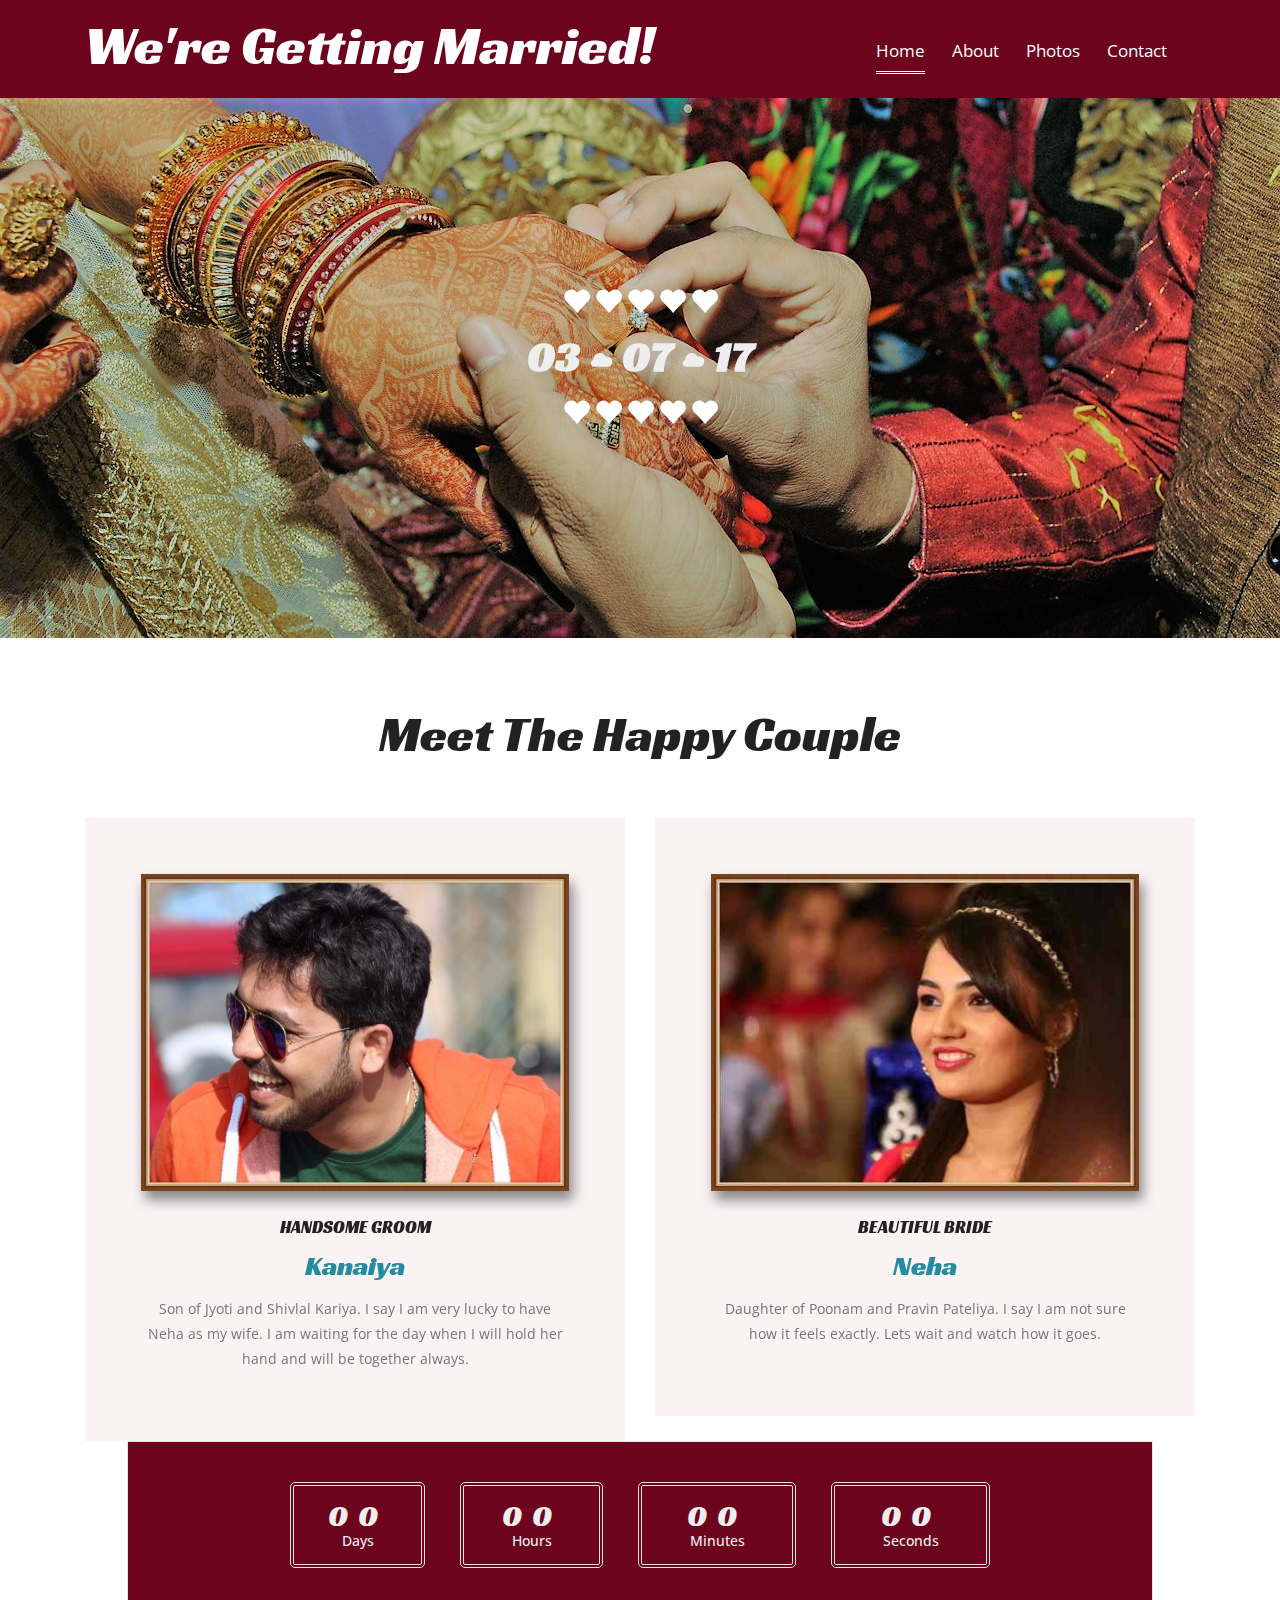
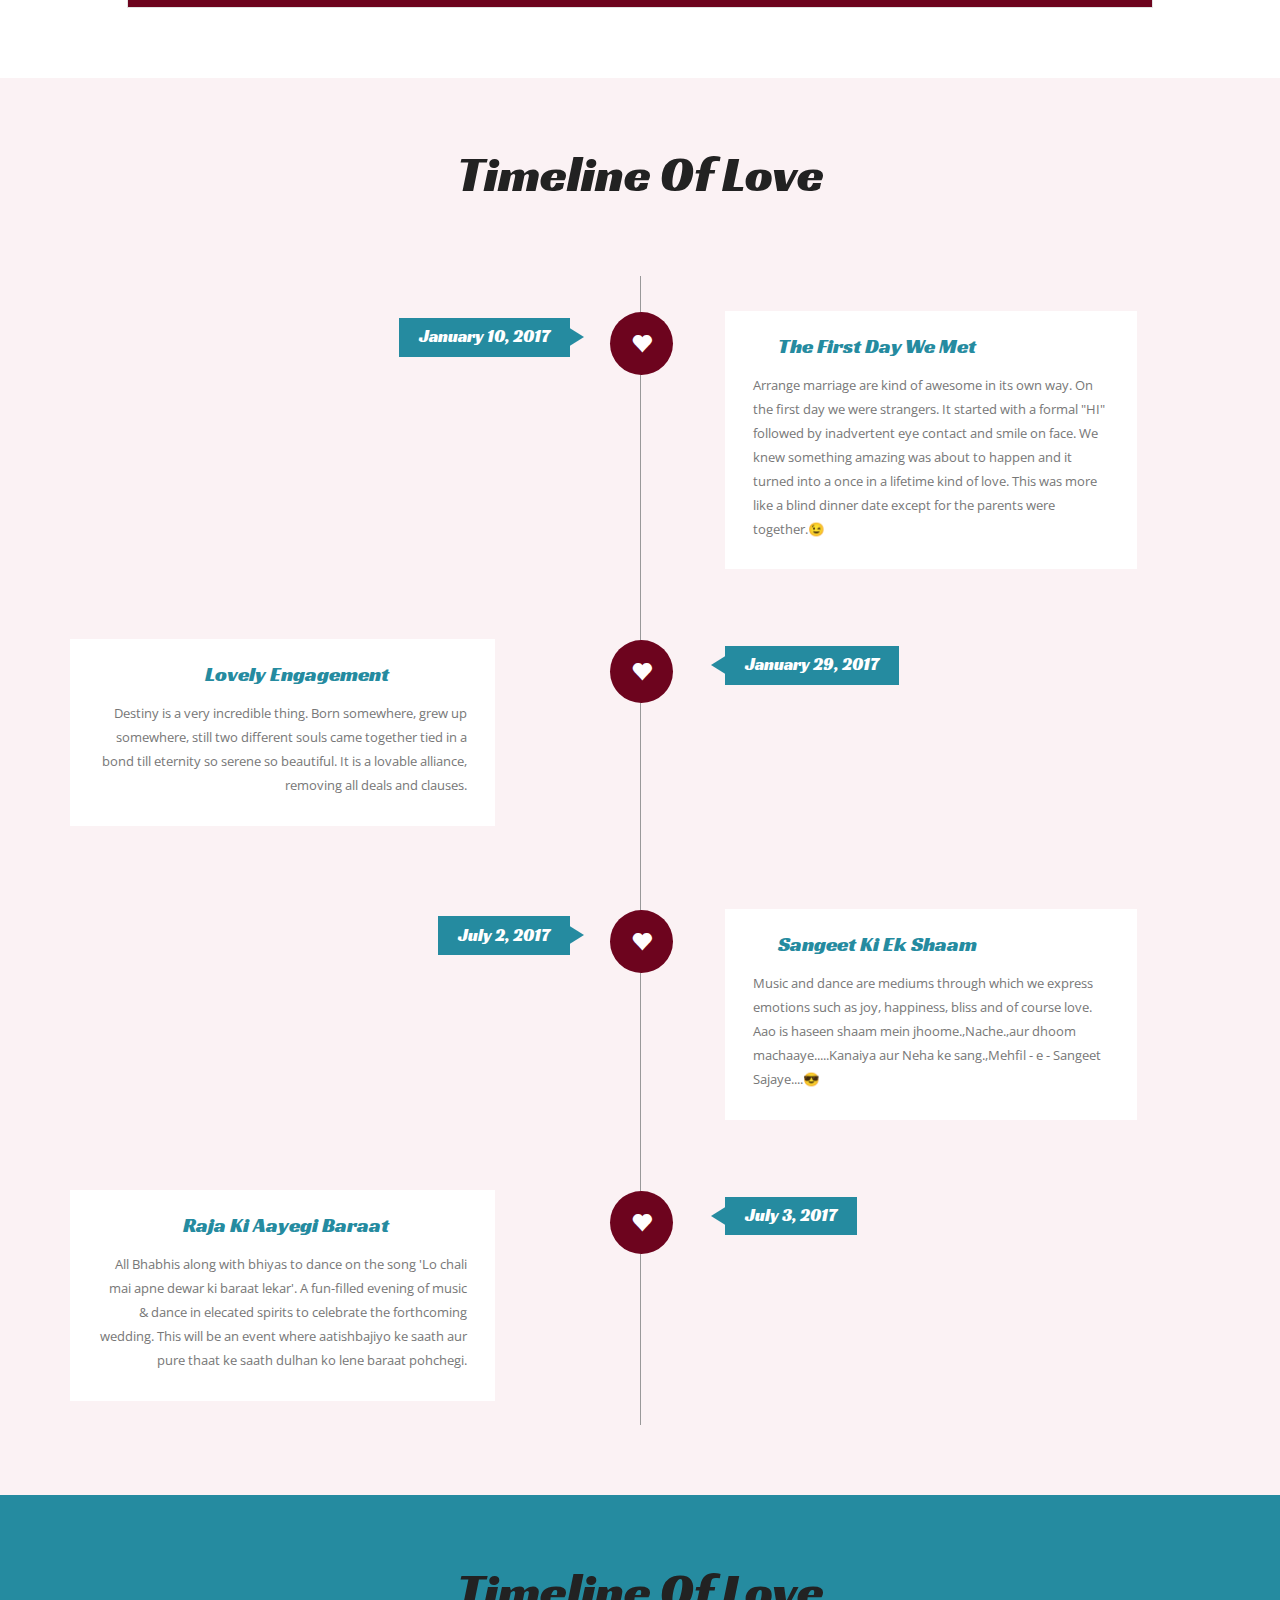
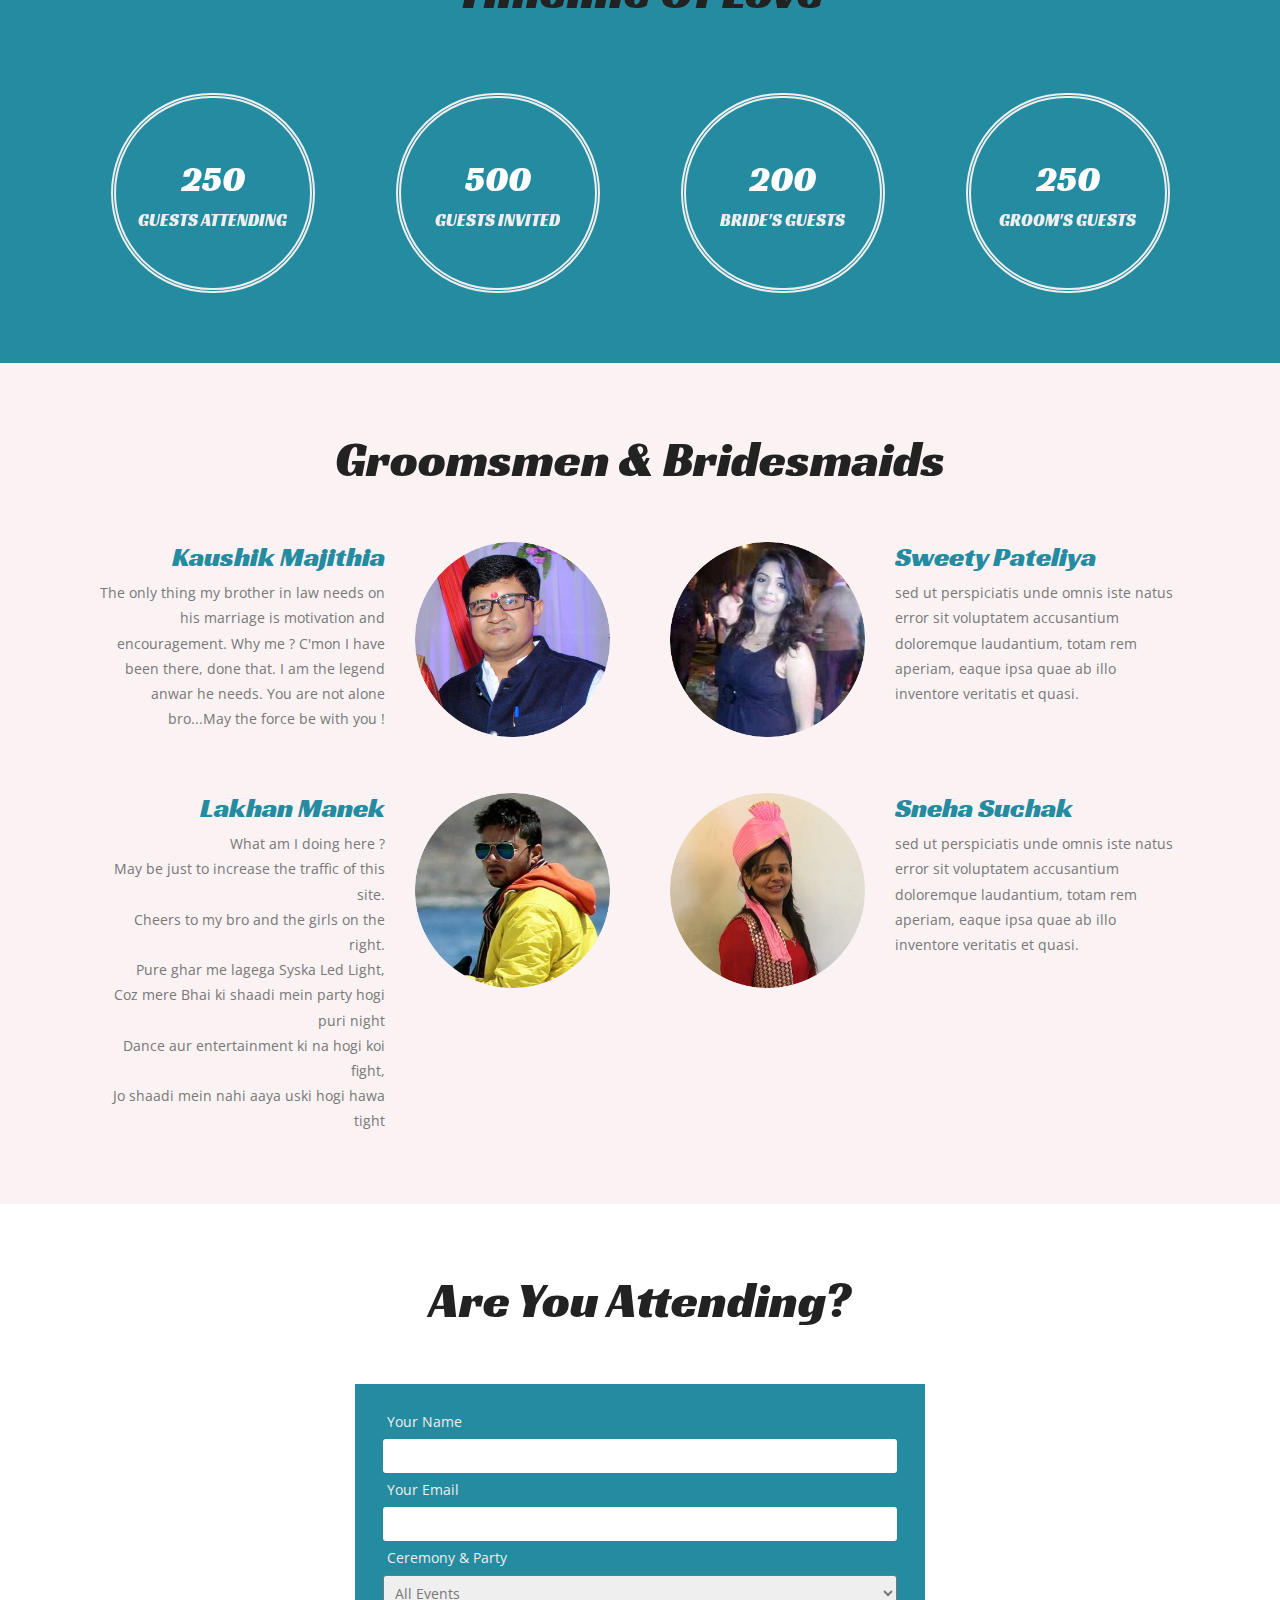
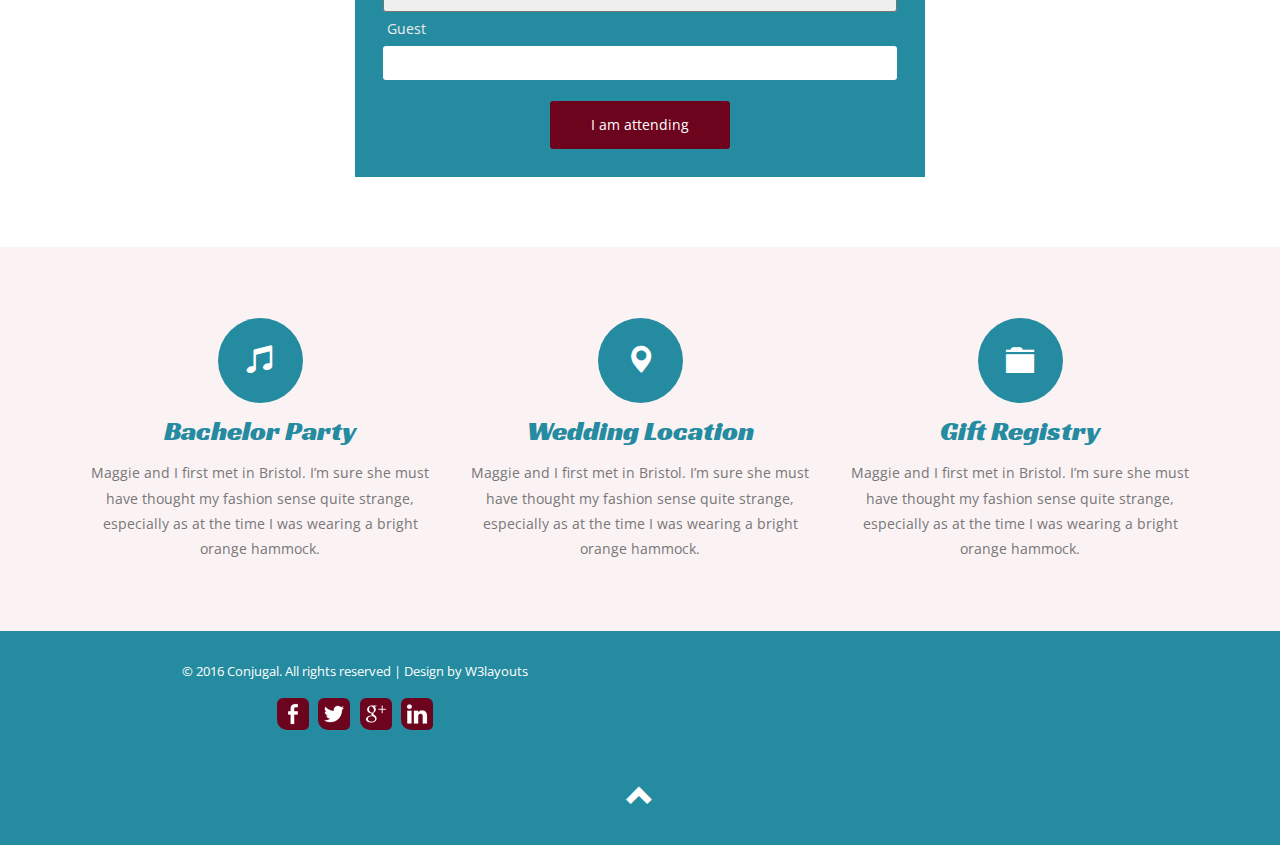
<file: index.html>
<!--A Design by W3layouts 
Author: W3layout
Author URL: http://w3layouts.com
License: Creative Commons Attribution 3.0 Unported
License URL: http://creativecommons.org/licenses/by/3.0/
-->
<!DOCTYPE html>
<html>
<head>
<title>Kanaiya and Neha Wedding Invitation</title>
<!--css-->
<link href="css/bootstrap.css" rel="stylesheet" type="text/css" media="all" />
<!-- jQuery (necessary for Bootstrap's JavaScript plugins) -->
<link href="css/style.css" rel="stylesheet" type="text/css" media="all" />
<!--css-->
<meta name="viewport" content="width=device-width, initial-scale=1">
<meta http-equiv="Content-Type" content="text/html; charset=utf-8" />
<meta name="keywords" content="kanaiya kariya, Neha Pateliya, Wedding, Nagpur, 
Hinganghat, Lamba Celebrations, Just Married" />
<script type="application/x-javascript"> addEventListener("load", function() { setTimeout(hideURLbar, 0); }, false); function hideURLbar(){ window.scrollTo(0,1); } </script>
<!--timer-->
<link rel="stylesheet" href="css/jquery.countdown.css" />
<!--timer-->
<!--js-->
<script src="js/jquery.min.js"></script>
<script src="js/bootstrap.min.js"></script>
<script type="text/javascript" src="js/numscroller-1.0.js"></script>
<!--js-->
<!--webfonts-->
<link href='//fonts.googleapis.com/css?family=Racing+Sans+One' rel='stylesheet' type='text/css'>
<link href='//fonts.googleapis.com/css?family=Open+Sans:400,300,300italic,400italic,600,600italic,700,700italic,800,800italic' rel='stylesheet' type='text/css'>
<!--webfonts-->
<script src="js/responsiveslides.min.js"></script>
 <script>
    $(function () {
      $("#slider").responsiveSlides({
      	auto: true,
      	nav: true,
      	speed: 500,
        namespace: "callbacks",
        pager: true,
      });
    });
  </script>
 <!--startsmothscrolling-->
<script type="text/javascript" src="js/move-top.js"></script>
<script type="text/javascript" src="js/easing.js"></script>
 <script type="text/javascript">
		jQuery(document).ready(function($) {
			$(".scroll").click(function(event){		
				event.preventDefault();
				$('html,body').animate({scrollTop:$(this.hash).offset().top},1200);
			});
		});
	</script>
<!--endsmothscrolling-->

</head>
<body>
	<div class="header" id="head">
		<div class="container">
			<div class="header-menu">
				<nav class="navbar navbar-default">
					<div class="container-fluid">
						<!-- Brand and toggle get grouped for better mobile display -->
						<div class="navbar-header">
						  <button type="button" class="navbar-toggle collapsed" data-toggle="collapse" data-target="#bs-example-navbar-collapse-1" aria-expanded="false">
							<span class="sr-only">Toggle navigation</span>
							<span class="icon-bar"></span>
							<span class="icon-bar"></span>
							<span class="icon-bar"></span>
						  </button>
						  <div class="navbar-brand logo">
								<h1><a href="index.html">We're Getting Married!</a></h1>
								
							</div>
						</div>
						<!-- Collect the nav links, forms, and other content for toggling -->
						<div class="collapse navbar-collapse" id="bs-example-navbar-collapse-1">
							<ul class="nav navbar-nav">
								<li class="active"><a href="index.html" data-hover="Home">Home </a></li>
								<li><a data-hover="About" href="about.html">About</a></li>
								<li><a data-hover="Photos" href="photos.html">Photos</a></li>
								<!--<li><a  href="codes.html" data-hover="codes">Codes</a></li>-->
								<li><a data-hover="Contact" href="contact.html">Contact</a></li>
							</ul>
						</div><!-- /.navbar-collapse -->
					</div><!-- /.container-fluid -->
				</nav>
			<div class="clearfix"></div>
			</div>	
		</div> 
	</div>
		<!--header-->		
	<div class="banner-section">
		<div class="slider">
			<div class="callbacks_container">
				<ul class="rslides" id="slider">
					<li>
					  <img src="images/b1_1.jpg" alt="">
					  <div class="caption">
							<div class="cap">
								<i class="glyphicon glyphicon-heart" aria-hidden="true"></i>
								<i class="glyphicon glyphicon-heart" aria-hidden="true"></i>
								<i class="glyphicon glyphicon-heart" aria-hidden="true"></i>
								<i class="glyphicon glyphicon-heart" aria-hidden="true"></i>
								<i class="glyphicon glyphicon-heart" aria-hidden="true"></i>
							</div>
								<!--<h3>WE ARE GETTING MARRIED</h3>-->
								<p>03<span class="glyphicon glyphicon-cloud" aria-hidden="true"></span>07<span class="glyphicon glyphicon-cloud" aria-hidden="true"></span>17</p>
							<div class="cap">
								<i class="glyphicon glyphicon-heart" aria-hidden="true"></i>
								<i class="glyphicon glyphicon-heart" aria-hidden="true"></i>
								<i class="glyphicon glyphicon-heart" aria-hidden="true"></i>
								<i class="glyphicon glyphicon-heart" aria-hidden="true"></i>
								<i class="glyphicon glyphicon-heart" aria-hidden="true"></i>
							</div>
					  </div>
					</li>
					<li>
					  <img src="images/b2_3.jpg" alt="">
						<div class="caption">
							<div class="cap">
								<i class="glyphicon glyphicon-heart" aria-hidden="true"></i>
								<i class="glyphicon glyphicon-heart" aria-hidden="true"></i>
								<i class="glyphicon glyphicon-heart" aria-hidden="true"></i>
								<i class="glyphicon glyphicon-heart" aria-hidden="true"></i>
								<i class="glyphicon glyphicon-heart" aria-hidden="true"></i>
							</div>
								
								<p>03<span class="glyphicon glyphicon-cloud" aria-hidden="true"></span>07<span class="glyphicon glyphicon-cloud" aria-hidden="true"></span>17</p>
							<div class="cap">
								<i class="glyphicon glyphicon-heart" aria-hidden="true"></i>
								<i class="glyphicon glyphicon-heart" aria-hidden="true"></i>
								<i class="glyphicon glyphicon-heart" aria-hidden="true"></i>
								<i class="glyphicon glyphicon-heart" aria-hidden="true"></i>
								<i class="glyphicon glyphicon-heart" aria-hidden="true"></i>
							</div>
					  </div>
					</li>
					
				</ul>
		  </div>
	  </div>
	</div>
		<div class="content">
			<!--welcome-->
			<div class="couple" id="couple">
				<div class="container">
					<h2 class="tittle"> Meet The Happy Couple</h2>
					<div class="couple-grids">
						<div class="col-md-6 couple-grid">
							<div class="couple-top">
								<div class="couple-img  multi-gd-text">
									<a href="photos.html"><img src="images/w11.jpg" class="img-responsive" alt=""></a>
								</div>
								<div class="couple-text hvr-wobble-bottom">
									<h6> HANDSOME GROOM</h6>
									<h4>Kanaiya</h4>
									<p>Son of Jyoti and Shivlal Kariya. I say I am very lucky to have Neha as my wife. I am waiting for the day when I will 
									hold her hand and will be together always.</p>
								</div>
							</div>
						</div>
						<div class="col-md-6 couple-grid">
							<div class="couple-top">
								<div class="couple-img multi-gd-text">
									<a href="photos.html"><img src="images/w22.jpg" class="img-responsive" alt=""></a>
								</div>
								<div class="couple-text hvr-wobble-bottom">
									<h6>BEAUTIFUL BRIDE</h6>
									<h4>Neha</h4>
									<p>Daughter of Poonam and Pravin Pateliya. I say I am not sure how it feels exactly. Lets wait and watch how it goes.</p>
								</div>
							</div>
						</div>
						<div class="clearfix"></div>
					</div>
					<div class="countdown">
						<div id="counter"> </div>
						<script src="js/jquery.countdown.js"></script>
						<script src="js/script.js"></script>
					</div>
				</div>
			</div>
			<div class="lovers">
				<div class="container">
					<h3 class="tittle1">Timeline Of Love</h3>
					<div class="work-info"> 
						<div class="col-md-6 work-left"> 
							<h4>January 10, 2017</h4>
						</div>
						<div class="col-md-6 work-right"> 
							<div class="love-text">
							<h5><span class="glyphicon glyphicon-heart"> </span>The First Day We Met</h5>
							<p>Arrange marriage are kind of awesome in its own way. On the first day we were strangers. It started with a formal "HI" followed by inadvertent eye contact and smile on face. We knew something amazing was about to happen and it turned into a once in a lifetime kind of love. This was more like a blind dinner date except for the parents were together.&#128521 </p>
							</div>
						</div>
						<div class="clearfix"> </div>
					</div>
					<div class="work-info"> 
						<div class="col-md-6 work-right work-right2"> 
							<h4>January 29, 2017</h4>
						</div>
						<div class="col-md-6 work-left work-left2"> 
							<div class="love-text">
								<h5> Lovely Engagement<span class="glyphicon glyphicon-heart"></span></h5>
								<p>Destiny is a very incredible thing. Born somewhere, grew up somewhere, still two different souls came together tied in a bond till eternity so serene so beautiful. It is a lovable alliance, removing all deals and clauses. </p>
							</div>
						</div>
						<div class="clearfix"> </div>
					</div>
					<div class="work-info"> 
						<div class="col-md-6 work-left"> 
							<h4>July 2, 2017</h4>
						</div>
						<div class="col-md-6 work-right"> 
							<div class="love-text">
								<h5><span class="glyphicon glyphicon-heart"> </span>Sangeet Ki Ek Shaam</h5>
								<p>Music and dance are mediums through which we express emotions such as joy, happiness, bliss and of course love. Aao is haseen shaam mein jhoome.,Nache.,aur dhoom machaaye.....Kanaiya aur Neha ke sang.,Mehfil - e - Sangeet Sajaye....&#128526</p>
							</div>
						</div>
						<div class="clearfix"> </div>
					</div>
					<div class="work-info"> 
						<div class="col-md-6 work-right work-right2"> 
							<h4>July 3, 2017</h4>
						</div>
						<div class="col-md-6 work-left work-left2"> 
							<div class="love-text">
								<h5>Raja Ki Aayegi Baraat<span class="glyphicon glyphicon-heart"></span></h5>
								<p>All Bhabhis along with bhiyas to dance on the song 'Lo chali mai apne dewar ki baraat lekar'. A fun-filled evening of music & dance in elecated spirits to celebrate the forthcoming wedding. This will be an event where aatishbajiyo ke saath aur pure thaat ke saath dulhan ko lene baraat pohchegi.</p>
							</div>
						</div>
						<div class="clearfix"> </div>
					</div>
				</div>
			</div>
	<!--lover-->
			<div class="count-down">
				<div class="container">
				<h3 class="tittle1">Timeline Of Love</h3>
					<div class="count-grids">
						<div class="col-md-3 count-grid">
							<div class="count hvr-bounce-to-bottom">
								<div class='numscroller numscroller-big-bottom' data-slno='1' data-min='0' data-max='250' data-delay='.5' data-increment="100">250</div>
									<h5>GUESTS ATTENDING</h5>
							</div>
						</div>
						<div class="col-md-3 count-grid">
							<div class="count hvr-bounce-to-bottom">
								<div class='numscroller numscroller-big-bottom' data-slno='1' data-min='0' data-max='500' data-delay='.5' data-increment="100">500</div>
									<h5>GUESTS INVITED</h5>
							</div>
						</div>
						<div class="col-md-3 count-grid">
							<div class="count hvr-bounce-to-bottom">
								<div class='numscroller numscroller-big-bottom' data-slno='1' data-min='0' data-max='200' data-delay='.5' data-increment="100">200</div>
									<h5>BRIDE'S GUESTS</h5>
								</div>
						</div>
						<div class="col-md-3 count-grid">
							<div class="count hvr-bounce-to-bottom">
								<div class='numscroller numscroller-big-bottom' data-slno='1' data-min='0' data-max='250' data-delay='.5' data-increment="100">250</div>
									<h5>GROOM'S GUESTS</h5>
							</div>
						</div>
						<div class="clearfix"></div>
					</div>
				</div>
			</div>
			<!--couples-->
			<div class="couples">
				<div class="container">
					<h3 class="tittle">Groomsmen & Bridesmaids</h3>
					<div class="couples-grids">
						<div class="col-md-6 couples-grid">
							<div class="col-md-7 couples-left">
								<h4>Kaushik Majithia</h4>
								<p>The only thing my brother in law needs on his marriage is motivation and encouragement. Why me ? C'mon I have been there, done that. I am the legend anwar he needs. You are not alone bro...May the force be with you !</p>
							</div>
							<div class="col-md-5 couples-right">
								<img src="images/w44.png" class="img-responsive" alt="">
							</div>
							<div class="clearfix"></div>
						</div>
						<div class="col-md-6 couples-grid">
							<div class="col-md-5 couples-right">
								<img src="images/w55.png" class="img-responsive" alt="">
							</div>
							<div class="col-md-7 couples-left1">
								<h4>Sweety Pateliya</h4>
								<p>sed ut perspiciatis unde omnis iste natus error sit voluptatem accusantium doloremque laudantium, totam rem aperiam, eaque ipsa quae ab illo inventore veritatis et quasi. </p>
							</div>
							<div class="clearfix"></div>
						</div>
						<div class="clearfix"></div>
					</div>
					<div class="couples-grids">
						<div class="col-md-6 couples-grid">
							<div class="col-md-7 couples-left">
								<h4>Lakhan Manek</h4>
								<p>What am I doing here ?<br/>May be just to increase the traffic of this site.<br/> 
								Cheers to my bro and the girls on the right.<br/>
									Pure ghar me lagega Syska Led Light,<br/>
									Coz mere Bhai ki shaadi mein party hogi puri night<br/>

									Dance aur entertainment ki na hogi koi fight,<br/>
									Jo shaadi mein nahi aaya uski hogi hawa tight</p>
							</div>
							<div class="col-md-5 couples-right">
								<img src="images/w66.png" class="img-responsive" alt="">
							</div>
							<div class="clearfix"></div>
						</div>
						<div class="col-md-6 couples-grid">
							<div class="col-md-5 couples-right">
								<img src="images/w77.png" class="img-responsive" alt="">
							</div>
							<div class="col-md-7 couples-left1">
								<h4>Sneha Suchak</h4>
								<p>sed ut perspiciatis unde omnis iste natus error sit voluptatem accusantium doloremque laudantium, totam rem aperiam, eaque ipsa quae ab illo inventore veritatis et quasi. </p>
							</div>
							<div class="clearfix"></div>
						</div>
						<div class="clearfix"></div>
					</div>
				</div>
			</div>
			<!--couples-->
				<div class="attending" id="rsvp">
					<div class="container">
						<h3 class="tittle">Are You Attending?</h3>
						<div class="attened">
							<form action="#" method="post">
								<span>Your Name</span>
									<input type="text" Name="name" placeholder="" required>
								<span>Your Email</span>
									<input type="text" Name="name" placeholder="" required>
								<span>Ceremony & Party</span>
									<select class="ser">
										<option value="All Events">All Events</option>
										<option value="Ceremony">Wedding</option>
										<option value="Ceremony">Reception</option>
										<option value="Party">Party</option>
									</select>
								<span>Guest</span>
									<input type="text" Name="name" placeholder="" required>
									<input type="submit" value="I am attending">
							</form>
						</div>
					</div>	
				</div>
				<div class="details">
					<div class="container">
						<div class="details-grids">
							<div class="col-md-4 details-grid">
								<div class="icon">
									<i class="glyphicon glyphicon-music effect-1" aria-hidden="true"></i>
								</div>
								<h4>Bachelor Party</h4>
								<p>Maggie and I first met in Bristol. I’m sure she must have thought my fashion sense quite strange, especially as at the time I was wearing a bright orange hammock. </p>
							</div>
							<div class="col-md-4 details-grid">
								<div class="icon">
									<a href="contact.html"><i class="glyphicon glyphicon-map-marker effect-1" aria-hidden="true"></i></a>
								</div>
								<h4>Wedding Location</h4>
								<p>Maggie and I first met in Bristol. I’m sure she must have thought my fashion sense quite strange, especially as at the time I was wearing a bright orange hammock. </p>
							</div>
							<div class="col-md-4 details-grid">
								<div class="icon">
									<i class="glyphicon glyphicon-folder-close effect-1" aria-hidden="true"></i>
								</div>
								<h4>Gift Registry</h4>
								<p>Maggie and I first met in Bristol. I’m sure she must have thought my fashion sense quite strange, especially as at the time I was wearing a bright orange hammock. </p>
							</div>
							<div class="clearfix"></div>
						</div>
					</div>
				</div>
		</div>
		<!--footer-->
			<div class="footer-section">
				<div class="container">
					<div class="footer-grids">
						<div class="col-md-6 footer-grid">
							<p>&copy; 2016 Conjugal. All rights reserved | Design by <a href="http://w3layouts.com">W3layouts</a></p>
							<div class="social-icons">
								<a href="#"><i class="icons"></i></a>
								<a href="#"><i class="icons1"></i></a>
								<a href="#"><i class="icons2"></i></a>
								<a href="#"><i class="icons3"></i></a>
							</div>
						</div>
						<!--<div class="col-md-6 footer-grid">
							<div class="footer-left">
								<ul>
									<li>Vestibulum iaculis</li>
									<li>Proin dictum</li>
									<li>Lacinia est</li>
									<li>Nulla venenatis</li>
									<li>Consequat ante</li>
								</ul>
							</div>
							<div class="footer-left">
								<ul>
									<li>Enim adipiscing</li>
									<li>Lacinia est</li>
									<li>Proin dictum</li>
									<li>Consequat ante</li>
									<li>Nulla venenatis</li>
								</ul>
							</div>
							<div class="footer-left">
								<ul>
									<li>Consequat ante</li>
									<li>Proin dictum</li>
									<li>Nulla venenatis</li>
									<li>Enim adipiscing</li>
									<li>Lacinia est</li>
								</ul>
							</div>
							<div class="clearfix"></div>
						</div>-->
						<div class="clearfix"></div>
					</div>
					<a href="#head" class="scroll top"><span class="glyphicon glyphicon-chevron-up" aria-hidden="true"></span></a>
				</div>
			</div>
			
	<!--footer-->
</body>
</html>
</file>
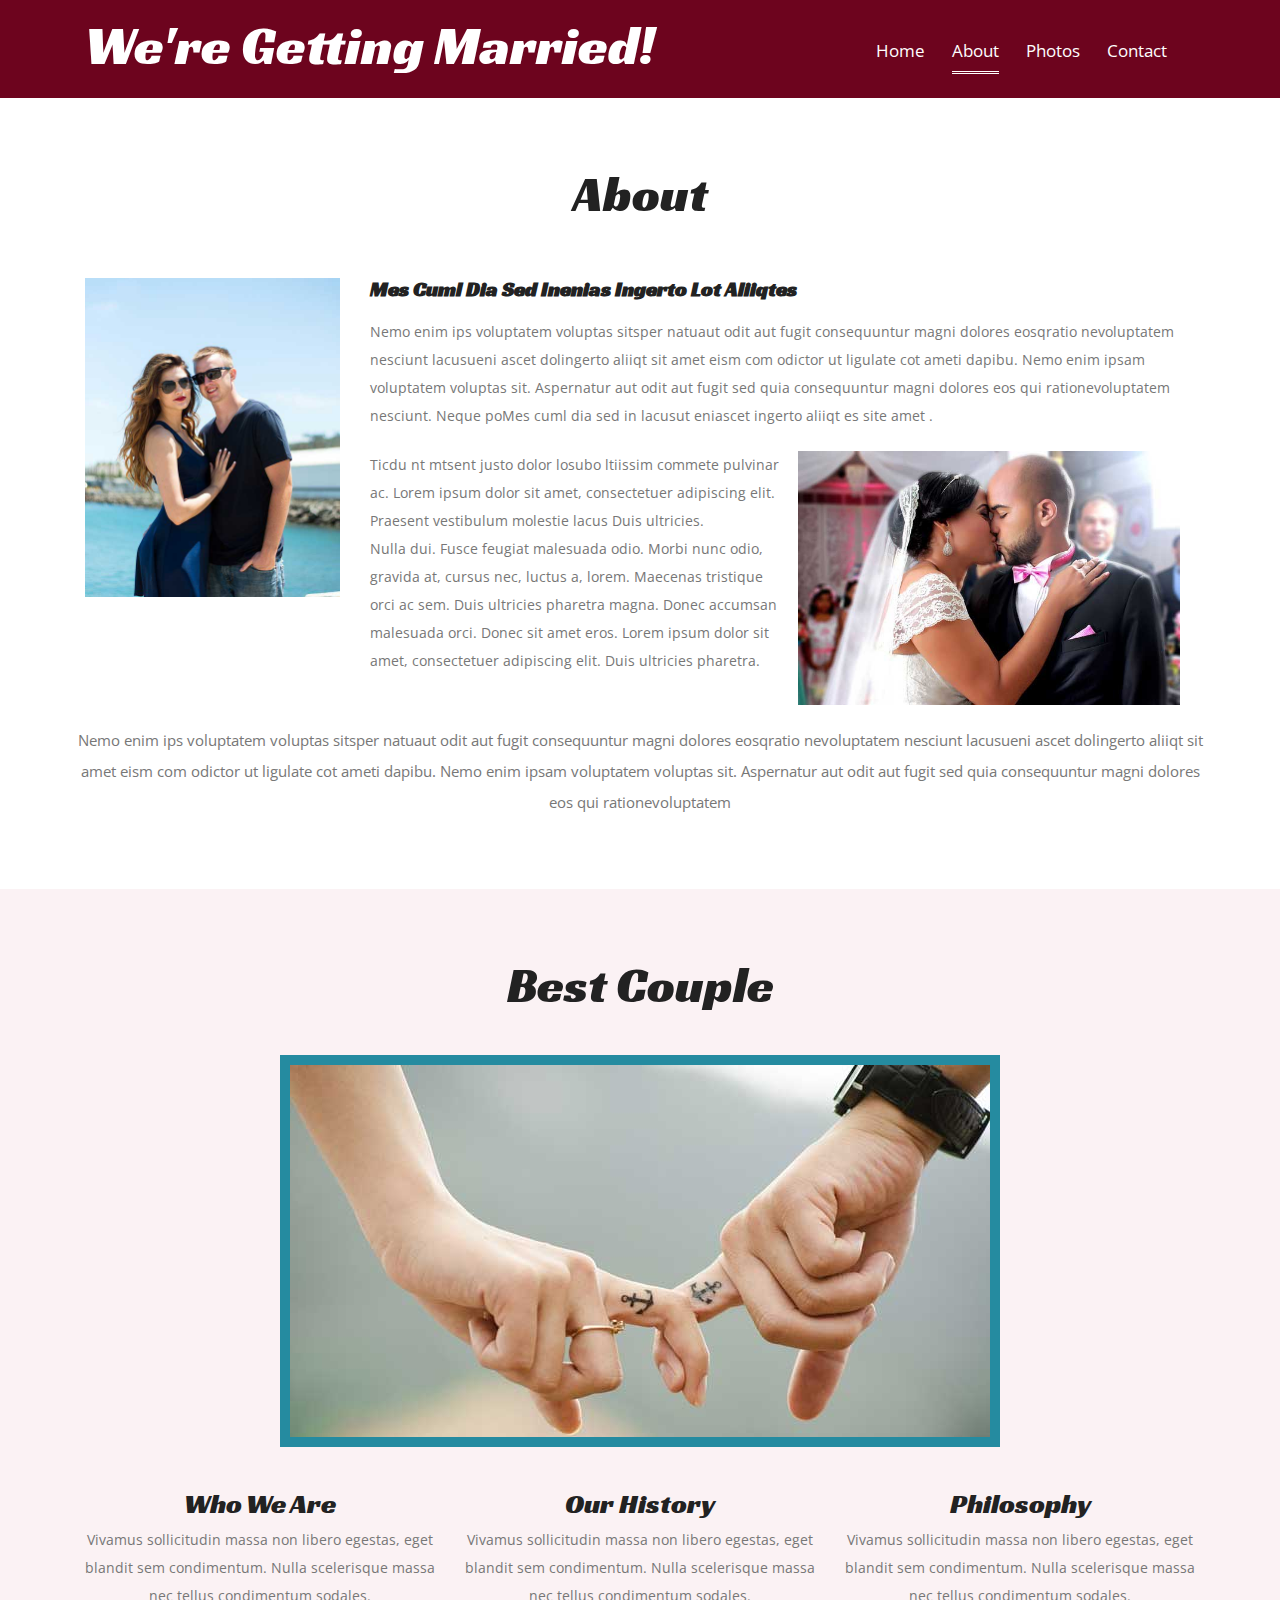
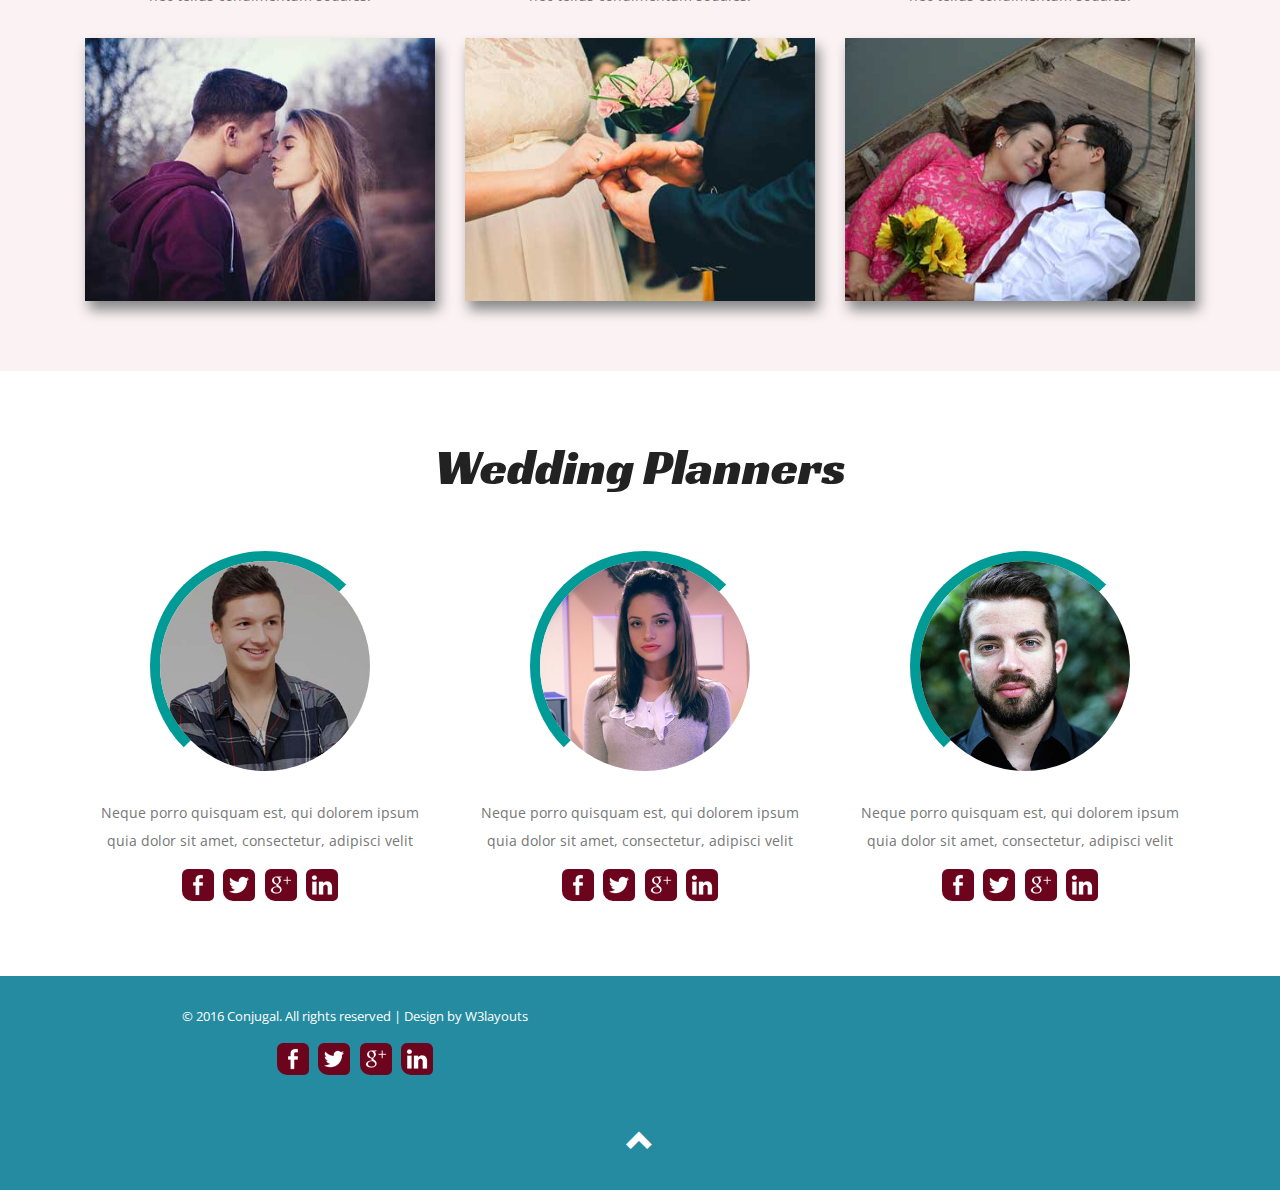
<file: about.html>
<!--A Design by W3layouts 
Author: W3layout
Author URL: http://w3layouts.com
License: Creative Commons Attribution 3.0 Unported
License URL: http://creativecommons.org/licenses/by/3.0/
-->
<!DOCTYPE html>
<html>
<head>
<title>Kanaiya and Neha Wedding Invitation</title>
<!--css-->
<link href="css/bootstrap.css" rel="stylesheet" type="text/css" media="all" />
<!-- jQuery (necessary for Bootstrap's JavaScript plugins) -->
<link href="css/style.css" rel="stylesheet" type="text/css" media="all" />
<!--css-->
<meta name="viewport" content="width=device-width, initial-scale=1">
<meta http-equiv="Content-Type" content="text/html; charset=utf-8" />
<meta name="keywords" content="kanaiya kariya, Neha Pateliya, Wedding, Nagpur, 
Hinganghat, Lamba Celebrations, Just Married" />
<script type="application/x-javascript"> addEventListener("load", function() { setTimeout(hideURLbar, 0); }, false); function hideURLbar(){ window.scrollTo(0,1); } </script>
<!--timer-->
<link rel="stylesheet" href="css/jquery.countdown.css" />
<!--timer-->
<!--js-->
<script src="js/jquery.min.js"></script>
<script src="js/bootstrap.min.js"></script>
<!--js-->
<!--webfonts-->
<link href='//fonts.googleapis.com/css?family=Racing+Sans+One' rel='stylesheet' type='text/css'>
<link href='//fonts.googleapis.com/css?family=Open+Sans:400,800italic,800,700italic,700,600italic,600,400italic,300italic,300' rel='stylesheet' type='text/css'>
<!--webfonts-->
<!--startsmothscrolling-->
<script type="text/javascript" src="js/move-top.js"></script>
<script type="text/javascript" src="js/easing.js"></script>
 <script type="text/javascript">
		jQuery(document).ready(function($) {
			$(".scroll").click(function(event){		
				event.preventDefault();
				$('html,body').animate({scrollTop:$(this.hash).offset().top},1200);
			});
		});
	</script>
<!--endsmothscrolling-->
</head>
<body>
	<div class="header" id="head">
		<div class="container">
			<div class="header-menu">
				<nav class="navbar navbar-default">
					<div class="container-fluid">
						<!-- Brand and toggle get grouped for better mobile display -->
						<div class="navbar-header">
						  <button type="button" class="navbar-toggle collapsed" data-toggle="collapse" data-target="#bs-example-navbar-collapse-1" aria-expanded="false">
							<span class="sr-only">Toggle navigation</span>
							<span class="icon-bar"></span>
							<span class="icon-bar"></span>
							<span class="icon-bar"></span>
						  </button>
						  <div class="navbar-brand logo">
								<h1><a href="index.html">We're Getting Married!</a></h1>
							</div>
						</div>
						<!-- Collect the nav links, forms, and other content for toggling -->
						<div class="collapse navbar-collapse" id="bs-example-navbar-collapse-1">
							<ul class="nav navbar-nav">
								<li><a href="index.html" data-hover="Home">Home </a></li>
								<li class="active"><a data-hover="About" href="about.html">About</a></li>
								<li><a data-hover="Photos" href="photos.html">Photos</a></li>
								
								<li><a data-hover="Contact" href="contact.html">Contact</a></li>
							</ul>
						</div><!-- /.navbar-collapse -->
					</div><!-- /.container-fluid -->
				</nav>
			<div class="clearfix"></div>
			</div>	
		</div> 
	</div>
		<!--header-->		
		<div class="content">
			<!--about-->
				<div class="about">
					<div class="container">
						<h2 class="tittle">About</h2>
						<div class="about-grids">
							<div class="col-md-3 about-grid">
								<img src="images/p1.jpg" class="img-responsive" alt="/">
							</div>
							<div class="col-md-9 about-grid1">
								<h4>Mes cuml dia sed inenias ingerto lot aliiqtes</h4>
								<p>Nemo enim ips voluptatem voluptas sitsper natuaut odit aut fugit consequuntur magni dolores eosqratio nevoluptatem nesciunt lacusueni ascet dolingerto aliiqt sit amet eism com odictor ut ligulate cot ameti dapibu. Nemo enim ipsam voluptatem voluptas sit. Aspernatur aut odit aut fugit sed quia consequuntur magni dolores eos qui rationevoluptatem nesciunt. Neque poMes cuml dia sed in lacusut eniascet ingerto aliiqt es site amet .</p>
								<div class="about-bottom">
									<div class="col-md-6 about-bottomgrid">
										<p>Ticdu nt mtsent justo dolor losubo ltiissim commete pulvinar ac. Lorem ipsum dolor sit amet, consectetuer adipiscing elit. Praesent vestibulum molestie lacus Duis ultricies.  </p>
										<p>Nulla dui. Fusce feugiat malesuada odio. Morbi nunc odio, gravida at, cursus nec, luctus a, lorem. Maecenas tristique orci ac sem. Duis ultricies pharetra magna. Donec accumsan malesuada orci. Donec sit amet eros. Lorem ipsum dolor sit amet, consectetuer adipiscing elit. Duis ultricies pharetra.</p>
									</div>
									<div class="col-md-6 about-bottomgrid1">
										<img src="images/p2.jpg" class="img-responsive" alt="/">
									</div>
									<div class="clearfix"></div>
								</div>
							</div>
								<span>Nemo enim ips voluptatem voluptas sitsper natuaut odit aut fugit consequuntur magni dolores eosqratio nevoluptatem nesciunt lacusueni ascet dolingerto aliiqt sit amet eism com odictor ut ligulate cot ameti dapibu. Nemo enim ipsam voluptatem voluptas sit. Aspernatur aut odit aut fugit sed quia consequuntur magni dolores eos qui rationevoluptatem  </span>
								<div class="clearfix"></div>
						</div>
					</div>
				</div>
			<!--about-->
			<!--why-->
				<div class="why">
					<div class="container">
						<h3 class="tittle"> Best Couple</h3>
						<div class="why-img">
						<img src="images/a.jpg" class="img-responsive" alt=""/>
						</div>
						<div class="Why-grids">
							<div class="col-md-4 why-grid">
								<h4>Who We Are</h4>
								<p>Vivamus sollicitudin massa non libero egestas, eget blandit sem condimentum. Nulla scelerisque massa nec tellus condimentum sodales.</p>
								<div class="why-img1">
									<img src="images/g1.jpg" class="img-responsive" alt=""/>
								</div>
							</div>
							<div class="col-md-4 why-grid">
							<h4>Our History</h4>
								<p>Vivamus sollicitudin massa non libero egestas, eget blandit sem condimentum. Nulla scelerisque massa nec tellus condimentum sodales.</p>
								<div class="why-img1">
									<img src="images/g2.jpg" class="img-responsive" alt=""/>
								</div>
							</div>
							<div class="col-md-4 why-grid">
							<h4>Philosophy</h4>
								<p>Vivamus sollicitudin massa non libero egestas, eget blandit sem condimentum. Nulla scelerisque massa nec tellus condimentum sodales.</p>
								<div class="why-img1">
									<img src="images/g3.jpg" class="img-responsive" alt=""/>
								</div>
							</div>
							<div class="clearfix"></div>
						</div>
					</div>
				</div>
			<!--why-->
			<!--team-->
			<div class="team-section">
				<div class="container">
					<h3 class="tittle">Wedding Planners</h3>
					<div class="team-grids">
						<div class="col-md-4 team-grid">
							<div class="ih-item circle effect1"><a href="#">
								<div class="spinner"></div>
								<div class="img"><img src="images/t1.jpg" alt="img"></div>
								<div class="info">
								  <div class="info-back">
									<h4>Victoria</h4>
									<span>Description goes here</span>
								  </div>
								</div></a>
							</div>
							<p>Neque porro quisquam est, qui dolorem ipsum quia dolor sit amet, consectetur, adipisci velit</p>
							<div class="social-icons">
								<a href="#"><i class="icons"></i></a>
								<a href="#"><i class="icons1"></i></a>
								<a href="#"><i class="icons2"></i></a>
								<a href="#"><i class="icons3"></i></a>
							</div>
						</div>
						<div class="col-md-4 team-grid">
							<div class="ih-item circle effect1"><a href="#">
								<div class="spinner"></div>
									<div class="img"><img src="images/t2.jpg" alt="img"></div>
								<div class="info">
									<div class="info-back">
										<h4>Jhone Doe</h4>
										<span>Description goes here</span>
								  </div>
								</div></a>
							</div>
							<p>Neque porro quisquam est, qui dolorem ipsum quia dolor sit amet, consectetur, adipisci velit</p>
							<div class="social-icons">
								<a href="#"><i class="icons"></i></a>
								<a href="#"><i class="icons1"></i></a>
								<a href="#"><i class="icons2"></i></a>
								<a href="#"><i class="icons3"></i></a>
							</div>
						</div>
						<div class="col-md-4 team-grid">
							<div class="ih-item circle effect1"><a href="#">
								<div class="spinner"></div>
									<div class="img"><img src="images/t3.jpg" alt="img"></div>
								<div class="info">
									<div class="info-back">
										<h4>Kathy Doe</h4>
										<span>Description goes here</span>
								  </div>
								</div></a>
							</div>
							<p>Neque porro quisquam est, qui dolorem ipsum quia dolor sit amet, consectetur, adipisci velit</p>
							<div class="social-icons">
								<a href="#"><i class="icons"></i></a>
								<a href="#"><i class="icons1"></i></a>
								<a href="#"><i class="icons2"></i></a>
								<a href="#"><i class="icons3"></i></a>
							</div>
						</div>
						<div class="clearfix"></div>
					</div>
				</div>
			</div>
			<!--team-->

		</div>
		<!--footer-->
			<!--footer-->
			<div class="footer-section">
				<div class="container">
					<div class="footer-grids">
						<div class="col-md-6 footer-grid">
							<p>&copy; 2016 Conjugal. All rights reserved | Design by <a href="http://w3layouts.com">W3layouts</a></p>
							<div class="social-icons">
								<a href="#"><i class="icons"></i></a>
								<a href="#"><i class="icons1"></i></a>
								<a href="#"><i class="icons2"></i></a>
								<a href="#"><i class="icons3"></i></a>
							</div>
						</div>
						
						<div class="clearfix"></div>
					</div>
					<a href="#head" class="scroll top"><span class="glyphicon glyphicon-chevron-up" aria-hidden="true"></span></a>
				</div>
			</div>
			
	<!--footer-->
</body>
</html>
</file>
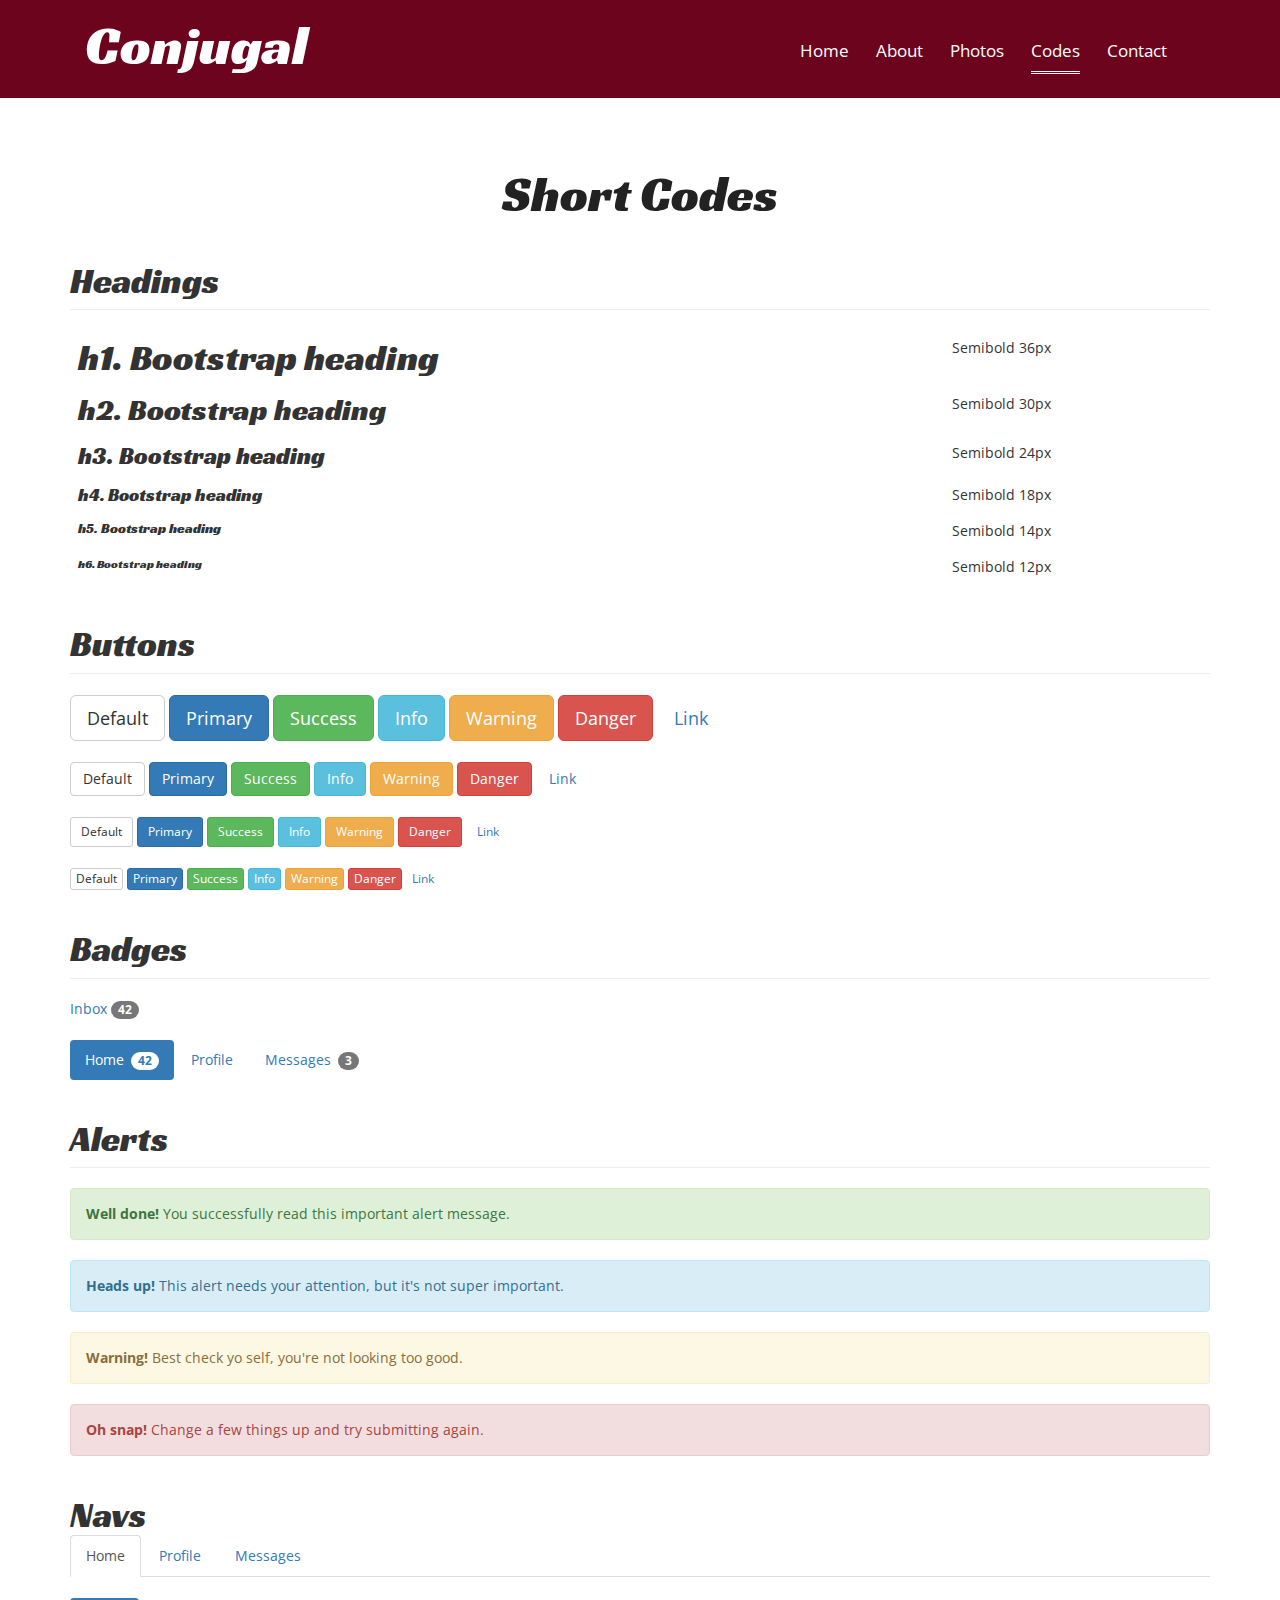
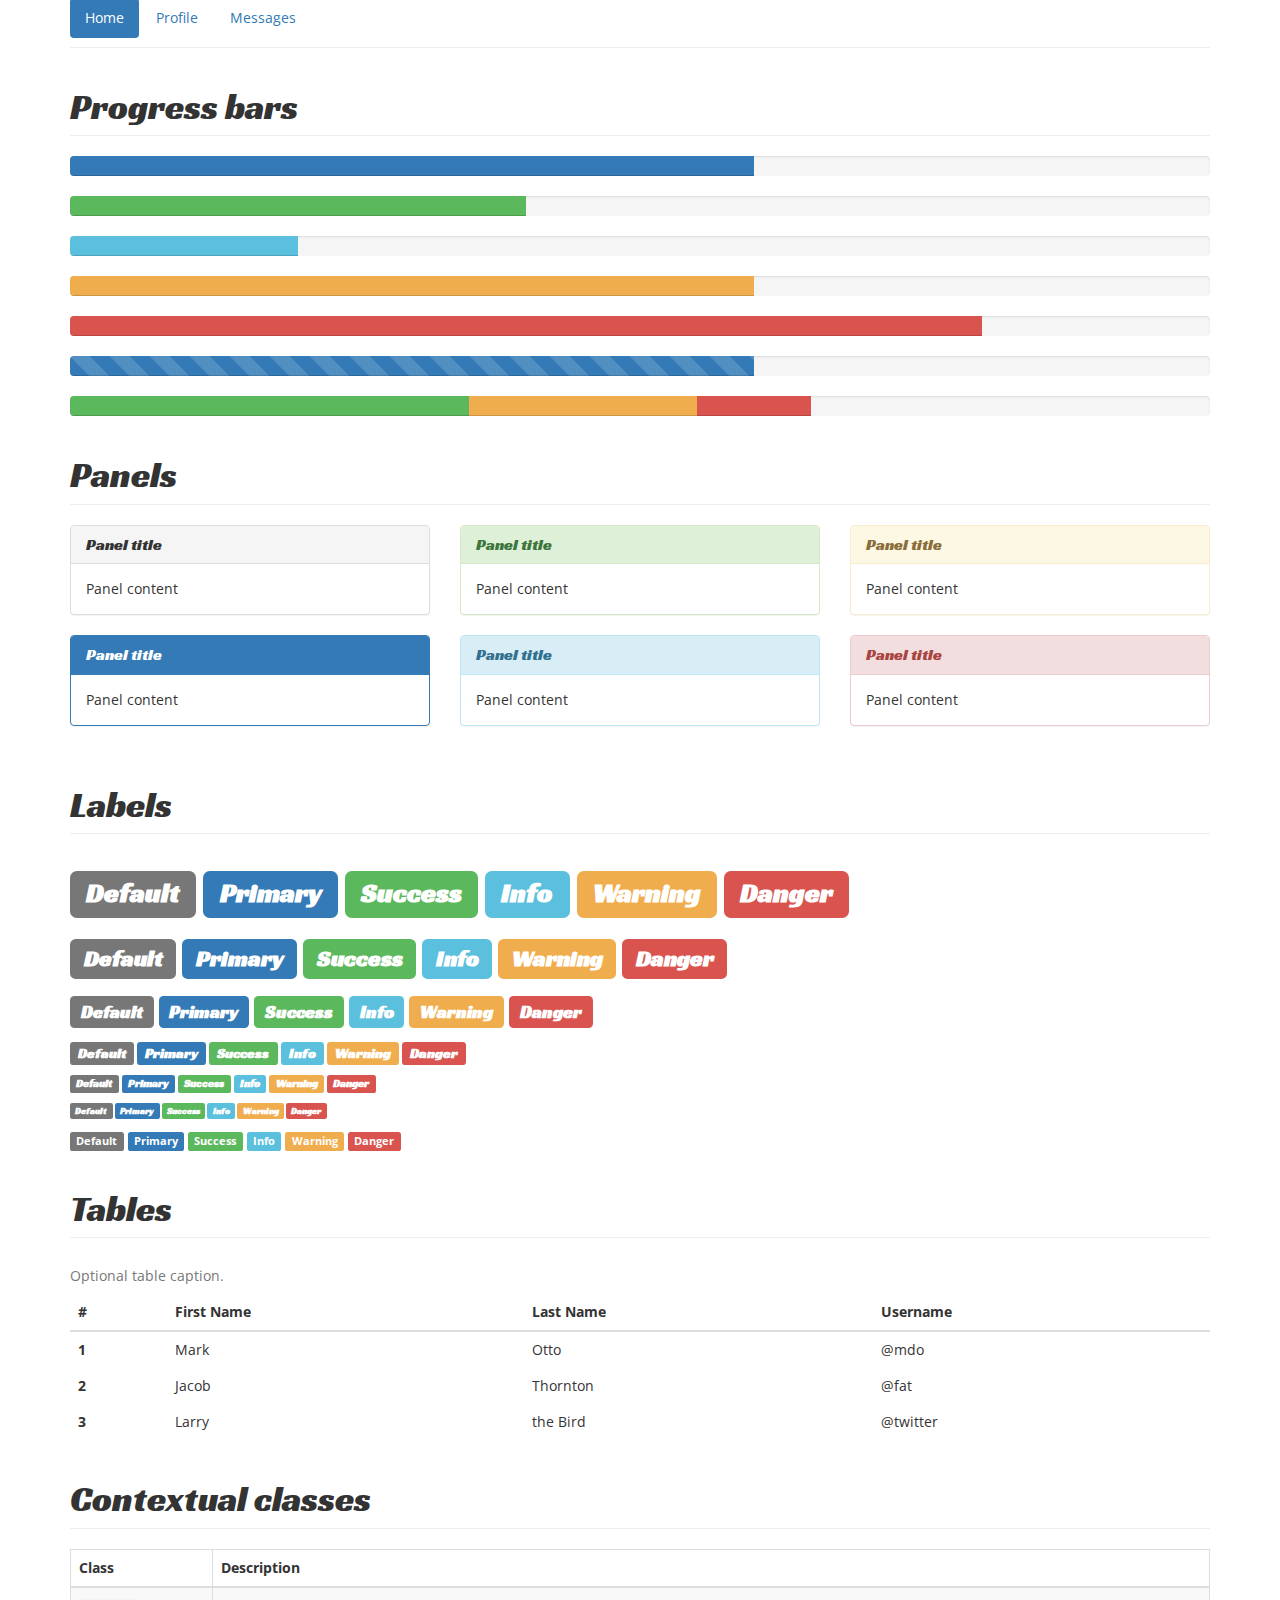
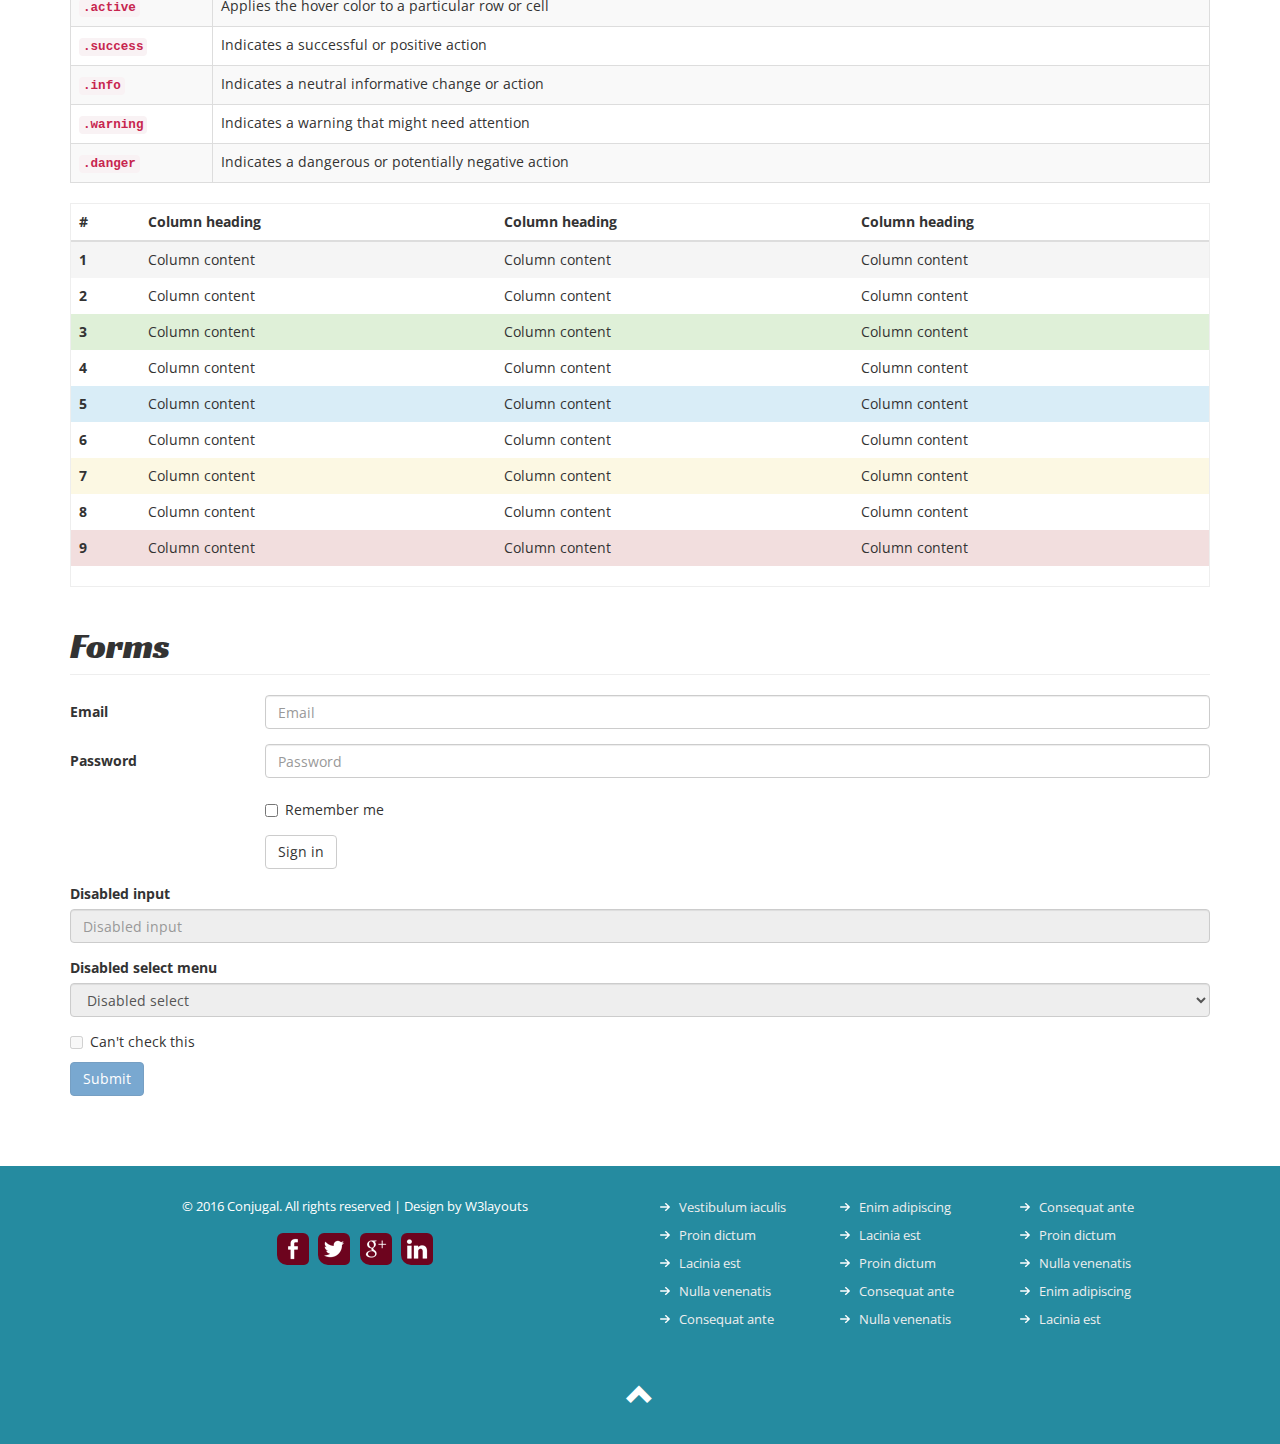
<file: codes.html>
<!--A Design by W3layouts 
Author: W3layout
Author URL: http://w3layouts.com
License: Creative Commons Attribution 3.0 Unported
License URL: http://creativecommons.org/licenses/by/3.0/
-->
<!DOCTYPE html>
<html>
<head>
<title>Conjugal A Wedding Category Flat Bootstrap Responsive Web Template| Codes :: w3layouts</title>
<!--css-->
<link href="css/bootstrap.css" rel="stylesheet" type="text/css" media="all" />
<!-- jQuery (necessary for Bootstrap's JavaScript plugins) -->
<link href="css/style.css" rel="stylesheet" type="text/css" media="all" />
<!--css-->
<meta name="viewport" content="width=device-width, initial-scale=1">
<meta http-equiv="Content-Type" content="text/html; charset=utf-8" />
<meta name="keywords" content="Conjugal  Responsive web template, Bootstrap Web Templates, Flat Web Templates, Android Compatible web template, 
Smartphone Compatible web template, free webdesigns for Nokia, Samsung, LG, Sony Ericsson, Motorola web design" />
<script type="application/x-javascript"> addEventListener("load", function() { setTimeout(hideURLbar, 0); }, false); function hideURLbar(){ window.scrollTo(0,1); } </script>
<!--timer-->
<link rel="stylesheet" href="css/jquery.countdown.css" />
<!--timer-->
<!--js-->
<script src="js/jquery.min.js"></script>
<script src="js/bootstrap.min.js"></script>
<!--js--> 
<!--webfonts-->
<link href='//fonts.googleapis.com/css?family=Racing+Sans+One' rel='stylesheet' type='text/css'>
<link href='//fonts.googleapis.com/css?family=Open+Sans:400,800italic,800,700italic,700,600italic,600,400italic,300italic,300' rel='stylesheet' type='text/css'>
<!--webfonts-->
<!--startsmothscrolling-->
<script type="text/javascript" src="js/move-top.js"></script>
<script type="text/javascript" src="js/easing.js"></script>
 <script type="text/javascript">
		jQuery(document).ready(function($) {
			$(".scroll").click(function(event){		
				event.preventDefault();
				$('html,body').animate({scrollTop:$(this.hash).offset().top},1200);
			});
		});
	</script>
<!--endsmothscrolling-->
</head>
<body>
	<div class="header" id="head">
		<div class="container">
			<div class="header-menu">
				<nav class="navbar navbar-default">
					<div class="container-fluid">
						<!-- Brand and toggle get grouped for better mobile display -->
						<div class="navbar-header">
						  <button type="button" class="navbar-toggle collapsed" data-toggle="collapse" data-target="#bs-example-navbar-collapse-1" aria-expanded="false">
							<span class="sr-only">Toggle navigation</span>
							<span class="icon-bar"></span>
							<span class="icon-bar"></span>
							<span class="icon-bar"></span>
						  </button>
							<div class="navbar-brand logo">
								<h1><a href="index.html">Conjugal</a></h1>
							</div>
						</div>
						<!-- Collect the nav links, forms, and other content for toggling -->
						<div class="collapse navbar-collapse" id="bs-example-navbar-collapse-1">
							<ul class="nav navbar-nav">
								<li><a href="index.html" data-hover="Home">Home </a></li>
								<li><a data-hover="About" href="about.html">About</a></li>
								<li><a data-hover="Photos" href="photos.html">Photos</a></li>
								<li class="active"><a  href="codes.html" data-hover="codes">Codes</a></li>
								<li><a data-hover="Contact" href="contact.html">Contact</a></li>
							</ul>
						</div><!-- /.navbar-collapse -->
					</div><!-- /.container-fluid -->
				</nav>
			<div class="clearfix"></div>
			</div>	
		</div> 
	</div>
		<!--header-->		
		<div class="content">
		<div class="page">
			<div class="container">
				<div class="short-heading">
					<h2 class="tittle">Short Codes</h2>
				</div>
				<!--button-->
				<div class="grid_3 grid_4">
					<div class="page-header">
				<h3>Headings</h3>
			  </div>
		  
				  <div class="bs-example animated wow fadeInDown" data-wow-duration="1000ms">
					<table class="table">
					  <tbody>
						<tr>
						  <td><h1 id="h1-bootstrap-heading">h1. Bootstrap heading<a class="anchorjs-link" href="#h1.-bootstrap-heading"><span class="anchorjs-icon"></span></a></h1></td>
						  <td class="type-info">Semibold 36px</td>
						</tr>
						<tr>
						  <td><h2 id="h2-bootstrap-heading">h2. Bootstrap heading<a class="anchorjs-link" href="#h2.-bootstrap-heading"><span class="anchorjs-icon"></span></a></h2></td>
						  <td class="type-info">Semibold 30px</td>
						</tr>
						<tr>
						  <td><h3 id="h3-bootstrap-heading">h3. Bootstrap heading<a class="anchorjs-link" href="#h3.-bootstrap-heading"><span class="anchorjs-icon"></span></a></h3></td>
						  <td class="type-info">Semibold 24px</td>
						</tr>
						<tr>
						  <td><h4 id="h4.-bootstrap-heading">h4. Bootstrap heading<a class="anchorjs-link" href="#h4.-bootstrap-heading"><span class="anchorjs-icon"></span></a></h4></td>
						  <td class="type-info">Semibold 18px</td>
						</tr>
						<tr>
						  <td><h5 id="h5-bootstrap-heading">h5. Bootstrap heading<a class="anchorjs-link" href="#h5.-bootstrap-heading"><span class="anchorjs-icon"></span></a></h5></td>
						  <td class="type-info">Semibold 14px</td>
						</tr>
						<tr>
						  <td><h6  id="h6-bootstrap-heading">h6. Bootstrap heading</h6></td>
						  <td class="type-info">Semibold 12px</td>
						</tr>
					  </tbody>
					</table>
					</div>
				  </div>
		  <!--buttons-->
				<div class="page-header animated wow fadeInUp" data-wow-duration="1000ms">
					<h3>Buttons</h3>
				  </div>
				  <p class="grid1">
					<button type="button" class="btn btn-lg btn-default">Default</button>
					<button type="button" class="btn btn-lg btn-primary">Primary</button>
					<button type="button" class="btn btn-lg btn-success">Success</button>
					<button type="button" class="btn btn-lg btn-info">Info</button>
					<button type="button" class="btn btn-lg btn-warning">Warning</button>
					<button type="button" class="btn btn-lg btn-danger">Danger</button>
					<button type="button" class="btn btn-lg btn-link">Link</button>
				  </p>
				  <p class="grid1 ">
					<button type="button" class="btn btn-1 btn-default">Default</button>
					<button type="button" class="btn btn-1 btn-primary">Primary</button>
					<button type="button" class="btn btn-1 btn-success">Success</button>
					<button type="button" class="btn btn-1 btn-info">Info</button>
					<button type="button" class="btn btn-1 btn-warning">Warning</button>
					<button type="button" class="btn btn-1 btn-danger">Danger</button>
					<button type="button" class="btn btn-1 btn-link">Link</button>
				  </p>
				  <p class="grid1">
					<button type="button" class="btn btn-sm btn-default">Default</button>
					<button type="button" class="btn btn-sm btn-primary">Primary</button>
					<button type="button" class="btn btn-sm btn-success">Success</button>
					<button type="button" class="btn btn-sm btn-info">Info</button>
					<button type="button" class="btn btn-sm btn-warning">Warning</button>
					<button type="button" class="btn btn-sm btn-danger">Danger</button>
					<button type="button" class="btn btn-sm btn-link">Link</button>
				  </p>
				  <p class="grid1">
					<button type="button" class="btn btn-xs btn-default">Default</button>
					<button type="button" class="btn btn-xs btn-primary">Primary</button>
					<button type="button" class="btn btn-xs btn-success">Success</button>
					<button type="button" class="btn btn-xs btn-info">Info</button>
					<button type="button" class="btn btn-xs btn-warning">Warning</button>
					<button type="button" class="btn btn-xs btn-danger">Danger</button>
					<button type="button" class="btn btn-xs btn-link">Link</button>
				  </p>
				  <!--//button-->
			  <!--bages-->
			  <div class="page-header ">
				<h3>Badges</h3>
			  </div>
			  <p>
				<a href="#">Inbox <span class="badge">42</span></a>
			  </p>
			  <ul class="nav nav-pills animated wow fadeInLeft" data-wow-duration="1000ms" role="tablist">
				<li role="presentation" class="active"><a href="#">Home <span class="badge">42</span></a></li>
				<li role="presentation"><a href="#">Profile</a></li>
				<li role="presentation"><a href="#">Messages <span class="badge">3</span></a></li>
			  </ul>
			   <!--//bages-->
			   <!--alerts-->
			   <div class="page-header animated wow fadeInLeft" data-wow-duration="1000ms">
				<h3>Alerts</h3>
			  </div>
			  <div class="alert alert-success" role="alert">
				<strong>Well done!</strong> You successfully read this important alert message.
			  </div>
			  <div class="alert alert-info" role="alert">
				<strong>Heads up!</strong> This alert needs your attention, but it's not super important.
			  </div>
			  <div class="alert alert-warning" role="alert">
				<strong>Warning!</strong> Best check yo self, you're not looking too good.
			  </div>
			  <div class="alert alert-danger" role="alert">
				<strong>Oh snap!</strong> Change a few things up and try submitting again.
			  </div>
			  <!--//alerts-->
				<!--nav-->
			   <div class="page-header animated wow fadeInDown" data-wow-duration="1000ms">
				<h3>Navs</h3>
				<ul class="nav nav-tabs" role="tablist">
				<li role="presentation" class="active"><a href="#">Home</a></li>
				<li role="presentation"><a href="#">Profile</a></li>
				<li role="presentation"><a href="#">Messages</a></li>
			  </ul>
			  <ul class="nav nav-pills" role="tablist">
				<li role="presentation" class="active"><a href="#">Home</a></li>
				<li role="presentation"><a href="#">Profile</a></li>
				<li role="presentation"><a href="#">Messages</a></li>
			  </ul>
			  </div>
				<!--//nav-->
			   <!--Progress bars-->
				<div class="page-header animated wow fadeInLeft" data-wow-duration="1000ms">
					<h3>Progress bars</h3>
				</div>
				<div class="progress">
					<div class="progress-bar" role="progressbar" aria-valuenow="60" aria-valuemin="0" aria-valuemax="100" style="width: 60%;"><span class="sr-only">60% Complete</span></div>
				</div>
				<div class="progress">
					<div class="progress-bar progress-bar-success" role="progressbar" aria-valuenow="40" aria-valuemin="0" aria-valuemax="100" style="width: 40%"><span class="sr-only">40% Complete (success)</span></div>
				</div>
				<div class="progress">
					<div class="progress-bar progress-bar-info" role="progressbar" aria-valuenow="20" aria-valuemin="0" aria-valuemax="100" style="width: 20%"><span class="sr-only">20% Complete</span></div>
				</div>
				<div class="progress">
					<div class="progress-bar progress-bar-warning" role="progressbar" aria-valuenow="60" aria-valuemin="0" aria-valuemax="100" style="width: 60%"><span class="sr-only">60% Complete (warning)</span></div>
				</div>
				<div class="progress">
					<div class="progress-bar progress-bar-danger" role="progressbar" aria-valuenow="80" aria-valuemin="0" aria-valuemax="100" style="width: 80%"><span class="sr-only">80% Complete (danger)</span></div>
				</div>
				<div class="progress">
					<div class="progress-bar progress-bar-striped" role="progressbar" aria-valuenow="60" aria-valuemin="0" aria-valuemax="100" style="width: 60%"><span class="sr-only">60% Complete</span></div>
				</div>
				<div class="progress">
					<div class="progress-bar progress-bar-success" style="width: 35%"><span class="sr-only">35% Complete (success)</span></div>
					<div class="progress-bar progress-bar-warning" style="width: 20%"><span class="sr-only">20% Complete (warning)</span></div>
					<div class="progress-bar progress-bar-danger" style="width: 10%"><span class="sr-only">10% Complete (danger)</span></div>
				</div>
			  <!--//Progress bars-->
				<!--Panels-->
				<div class="page-header">
					<h3>Panels</h3>
				</div>
				<div class="row animated wow fadeInRight" data-wow-duration="1000ms">
					<div class="col-sm-4">
					  <div class="panel panel-default">
						<div class="panel-heading">
						  <h3 class="panel-title">Panel title</h3>
						</div>
						<div class="panel-body">
						  Panel content
						</div>
					  </div>
					  <div class="panel panel-primary">
						<div class="panel-heading">
						  <h3 class="panel-title">Panel title</h3>
						</div>
						<div class="panel-body">
						  Panel content
						</div>
					  </div>
					</div><!-- /.col-sm-4 -->
					<div class="col-sm-4">
					  <div class="panel panel-success">
						<div class="panel-heading">
						  <h3 class="panel-title">Panel title</h3>
						</div>
						<div class="panel-body">
						  Panel content
						</div>
					  </div>
					  <div class="panel panel-info">
						<div class="panel-heading">
						  <h3 class="panel-title">Panel title</h3>
						</div>
						<div class="panel-body">
						  Panel content
						</div>
					  </div>
					</div><!-- /.col-sm-4 -->
					<div class="col-sm-4">
					  <div class="panel panel-warning">
						<div class="panel-heading">
						  <h3 class="panel-title">Panel title</h3>
						</div>
						<div class="panel-body">
						  Panel content
						</div>
					  </div>
					  <div class="panel panel-danger">
						<div class="panel-heading">
						  <h3 class="panel-title">Panel title</h3>
						</div>
						<div class="panel-body">
						  Panel content
						</div>
					  </div>
					</div><!-- /.col-sm-4 -->
				</div>
			   <!--//Panels-->
				<!--labels-->
			   <div class="page-header animated wow fadeInDown" data-wow-duration="1000ms">
				<h3>Labels</h3>
			  </div>
			  <h1 class="grid2">
				<span class="label label-default">Default</span>
				<span class="label label-primary">Primary</span>
				<span class="label label-success">Success</span>
				<span class="label label-info">Info</span>
				<span class="label label-warning">Warning</span>
				<span class="label label-danger">Danger</span>
			  </h1>
			  <h2 class="grid2">
				<span class="label label-default">Default</span>
				<span class="label label-primary">Primary</span>
				<span class="label label-success">Success</span>
				<span class="label label-info">Info</span>
				<span class="label label-warning">Warning</span>
				<span class="label label-danger">Danger</span>
			  </h2>
			  <h3 class="grid2">
				<span class="label label-default">Default</span>
				<span class="label label-primary">Primary</span>
				<span class="label label-success">Success</span>
				<span class="label label-info">Info</span>
				<span class="label label-warning">Warning</span>
				<span class="label label-danger">Danger</span>
			  </h3>
			  <h4 class="grid2">
				<span class="label label-default">Default</span>
				<span class="label label-primary">Primary</span>
				<span class="label label-success">Success</span>
				<span class="label label-info">Info</span>
				<span class="label label-warning">Warning</span>
				<span class="label label-danger">Danger</span>
			  </h4>
			  <h5 class="grid2">
				<span class="label label-default">Default</span>
				<span class="label label-primary">Primary</span>
				<span class="label label-success">Success</span>
				<span class="label label-info">Info</span>
				<span class="label label-warning">Warning</span>
				<span class="label label-danger">Danger</span>
			  </h5>
			  <h6 class="grid2">
				<span class="label label-default">Default</span>
				<span class="label label-primary">Primary</span>
				<span class="label label-success">Success</span>
				<span class="label label-info">Info</span>
				<span class="label label-warning">Warning</span>
				<span class="label label-danger">Danger</span>
			  </h6>
			  <p class="grid2">
				<span class="label label-default">Default</span>
				<span class="label label-primary">Primary</span>
				<span class="label label-success">Success</span>
				<span class="label label-info">Info</span>
				<span class="label label-warning">Warning</span>
				<span class="label label-danger">Danger</span>
			  </p>
			   <!--//labels-->
			
			<!--table-->
			<div class="page-header">
				<h3>Tables</h3>
			 </div>
			<div class="bs-example animated wow fadeInLeft" data-wow-duration="1000ms" data-example-id="simple-table">
				<table class="table">
				  <caption>Optional table caption.</caption>
				  <thead>
					<tr>
					  <th>#</th>
					  <th>First Name</th>
					  <th>Last Name</th>
					  <th>Username</th>
					</tr>
				  </thead>
				  <tbody>
					<tr>
					  <th scope="row">1</th>
					  <td>Mark</td>
					  <td>Otto</td>
					  <td>@mdo</td>
					</tr>
					<tr>
					  <th scope="row">2</th>
					  <td>Jacob</td>
					  <td>Thornton</td>
					  <td>@fat</td>
					</tr>
					<tr>
					  <th scope="row">3</th>
					  <td>Larry</td>
					  <td>the Bird</td>
					  <td>@twitter</td>
					</tr>
				  </tbody>
				</table>
			</div><!-- /example -->
			<!--//table-->
			<!--Contextual classes-->
			<div class="page-header">
				<h3>Contextual classes</h3>
			</div>
			<div class="table-responsive">
				<table class="table table-bordered table-striped animated wow fadeInUp" data-wow-duration="1000ms">
				  <colgroup>
					<col class="col-xs-1">
					<col class="col-xs-7">
				  </colgroup>
				  <thead>
					<tr>
					  <th>Class</th>
					  <th>Description</th>
					</tr>
				  </thead>
				  <tbody>
					<tr>
					  <th scope="row">
						<code>.active</code>
					  </th>
					  <td>Applies the hover color to a particular row or cell</td>
					</tr>
					<tr>
					  <th scope="row">
						<code>.success</code>
					  </th>
					  <td>Indicates a successful or positive action</td>
					</tr>
					<tr>
					  <th scope="row">
						<code>.info</code>
					  </th>
					  <td>Indicates a neutral informative change or action</td>
					</tr>
					<tr>
					  <th scope="row">
						<code>.warning</code>
					  </th>
					  <td>Indicates a warning that might need attention</td>
					</tr>
					<tr>
					  <th scope="row">
						<code>.danger</code>
					  </th>
					  <td>Indicates a dangerous or potentially negative action</td>
					</tr>
				  </tbody>
				</table>
			</div>
			<div class="bs-example animated wow fadeInLeft" data-wow-duration="1000ms" data-example-id="contextual-table" style="border: 1px solid #eee">
				<table class="table">
				  <thead>
					<tr>
					  <th>#</th>
					  <th>Column heading</th>
					  <th>Column heading</th>
					  <th>Column heading</th>
					</tr>
				  </thead>
				  <tbody>
					<tr class="active">
					  <th scope="row">1</th>
					  <td>Column content</td>
					  <td>Column content</td>
					  <td>Column content</td>
					</tr>
					<tr>
					  <th scope="row">2</th>
					  <td>Column content</td>
					  <td>Column content</td>
					  <td>Column content</td>
					</tr>
					<tr class="success">
					  <th scope="row">3</th>
					  <td>Column content</td>
					  <td>Column content</td>
					  <td>Column content</td>
					</tr>
					<tr>
					  <th scope="row">4</th>
					  <td>Column content</td>
					  <td>Column content</td>
					  <td>Column content</td>
					</tr>
					<tr class="info">
					  <th scope="row">5</th>
					  <td>Column content</td>
					  <td>Column content</td>
					  <td>Column content</td>
					</tr>
					<tr>
					  <th scope="row">6</th>
					  <td>Column content</td>
					  <td>Column content</td>
					  <td>Column content</td>
					</tr>
					<tr class="warning">
					  <th scope="row">7</th>
					  <td>Column content</td>
					  <td>Column content</td>
					  <td>Column content</td>
					</tr>
					<tr>
					  <th scope="row">8</th>
					  <td>Column content</td>
					  <td>Column content</td>
					  <td>Column content</td>
					</tr>
					<tr class="danger">
					  <th scope="row">9</th>
					  <td>Column content</td>
					  <td>Column content</td>
					  <td>Column content</td>
					</tr>
				  </tbody>
				</table>
			</div>
			<!--Contextual classes-->
			<!--Forms-->
			<div class="page-header">
				<h3>Forms</h3>
			</div>
				<div class="bs-example animated wow fadeInRight" data-wow-duration="1000ms" data-example-id="simple-horizontal-form">
					<form class="form-horizontal">
					  <div class="form-group">
						<label for="inputEmail3" class="col-sm-2 control-label">Email</label>
						<div class="col-sm-10">
						  <input type="email" class="form-control" id="inputEmail3" placeholder="Email">
						</div>
					  </div>
					  <div class="form-group">
						<label for="inputPassword3" class="col-sm-2 control-label">Password</label>
						<div class="col-sm-10">
						  <input type="password" class="form-control" id="inputPassword3" placeholder="Password">
						</div>
					  </div>
					  <div class="form-group">
						<div class="col-sm-offset-2 col-sm-10">
						  <div class="checkbox">
							<label>
							  <input type="checkbox"> Remember me
							</label>
						  </div>
						</div>
					  </div>
					  <div class="form-group">
						<div class="col-sm-offset-2 col-sm-10">
						  <button type="submit" class="btn btn-default">Sign in</button>
						</div>
					  </div>
					</form>
				</div>
			<div class="bs-example animated wow fadeInLeft" data-wow-duration="1000ms" data-example-id="disabled-fieldset">
				<form>
				  <fieldset disabled="">
					<div class="form-group">
					  <label for="disabledTextInput">Disabled input</label>
					  <input type="text" id="disabledTextInput" class="form-control" placeholder="Disabled input">
					</div>
					<div class="form-group">
					  <label for="disabledSelect">Disabled select menu</label>
					  <select id="disabledSelect" class="form-control">
						<option>Disabled select</option>
					  </select>
					</div>
					<div class="checkbox">
					  <label>
						<input type="checkbox"> Can't check this
					  </label>
					</div>
					<button type="submit" class="btn btn-primary">Submit</button>
				  </fieldset>
				</form>
			</div>
			<!--forms-->
			</div>
		</div>
	</div>
		<!--footer-->
			<div class="footer-section">
				<div class="container">
					<div class="footer-grids">
						<div class="col-md-6 footer-grid">
							<p>&copy; 2016 Conjugal. All rights reserved | Design by <a href="http://w3layouts.com">W3layouts</a></p>
							<div class="social-icons">
								<a href="#"><i class="icons"></i></a>
								<a href="#"><i class="icons1"></i></a>
								<a href="#"><i class="icons2"></i></a>
								<a href="#"><i class="icons3"></i></a>
							</div>
						</div>
						<div class="col-md-6 footer-grid">
							<div class="footer-left">
								<ul>
									<li>Vestibulum iaculis</li>
									<li>Proin dictum</li>
									<li>Lacinia est</li>
									<li>Nulla venenatis</li>
									<li>Consequat ante</li>
								</ul>
							</div>
							<div class="footer-left">
								<ul>
									<li>Enim adipiscing</li>
									<li>Lacinia est</li>
									<li>Proin dictum</li>
									<li>Consequat ante</li>
									<li>Nulla venenatis</li>
								</ul>
							</div>
							<div class="footer-left">
								<ul>
									<li>Consequat ante</li>
									<li>Proin dictum</li>
									<li>Nulla venenatis</li>
									<li>Enim adipiscing</li>
									<li>Lacinia est</li>
								</ul>
							</div>
							<div class="clearfix"></div>
						</div>
						<div class="clearfix"></div>
					</div>
					<a href="#head" class="scroll top"><span class="glyphicon glyphicon-chevron-up" aria-hidden="true"></span></a>
				</div>
			</div>
			
	<!--footer-->
</body>
</html>
</file>
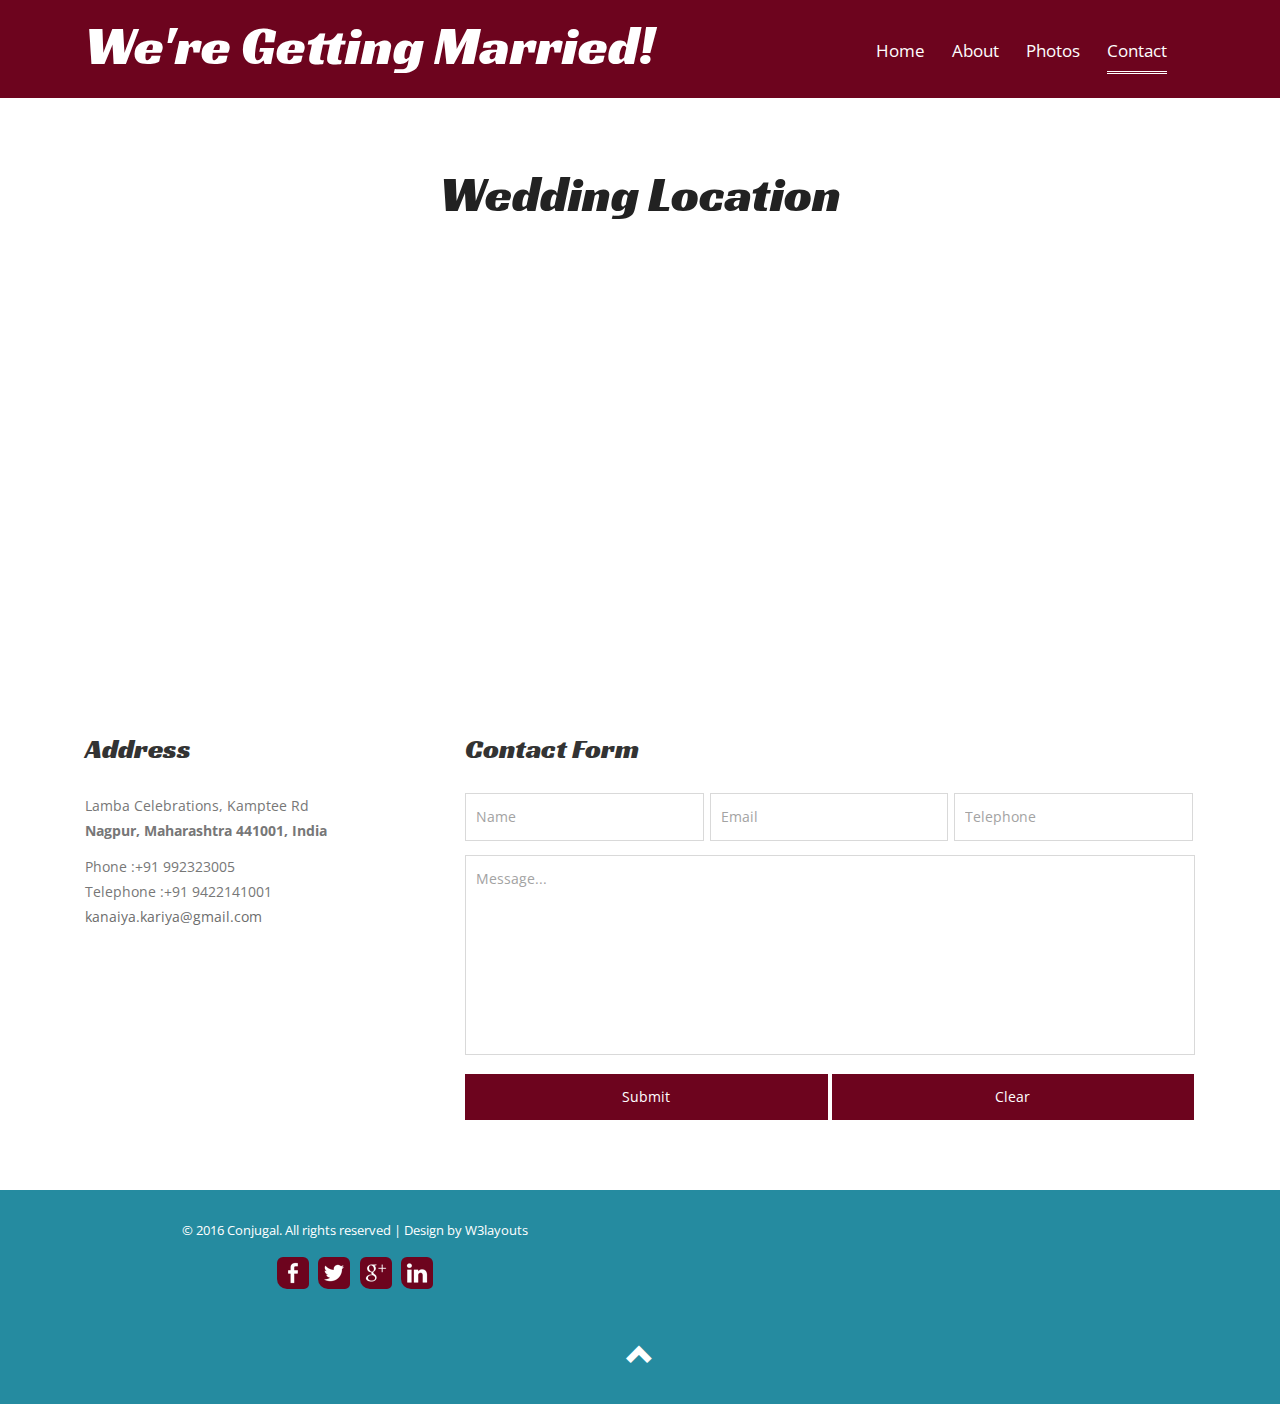
<file: contact.html>
<!--A Design by W3layouts 
Author: W3layout
Author URL: http://w3layouts.com
License: Creative Commons Attribution 3.0 Unported
License URL: http://creativecommons.org/licenses/by/3.0/
-->
<!DOCTYPE html>
<html>
<head>
<title>Kanaiya and Neha Wedding Invitation</title>
<!--css-->
<link href="css/bootstrap.css" rel="stylesheet" type="text/css" media="all" />
<!-- jQuery (necessary for Bootstrap's JavaScript plugins) -->
<link href="css/style.css" rel="stylesheet" type="text/css" media="all" />
<!--css-->
<meta name="viewport" content="width=device-width, initial-scale=1">
<meta http-equiv="Content-Type" content="text/html; charset=utf-8" />
<meta name="keywords" content="kanaiya kariya, Neha Pateliya, Wedding, Nagpur, 
Hinganghat, Lamba Celebrations, Just Married" />
<script type="application/x-javascript"> addEventListener("load", function() { setTimeout(hideURLbar, 0); }, false); function hideURLbar(){ window.scrollTo(0,1); } </script>
<!--timer-->
<link rel="stylesheet" href="css/jquery.countdown.css" />
<!--timer-->
<!--js-->
<script src="js/jquery.min.js"></script>
<script src="js/bootstrap.min.js"></script>
<!--js-->
<!--webfonts-->
<link href='//fonts.googleapis.com/css?family=Racing+Sans+One' rel='stylesheet' type='text/css'>
<link href='//fonts.googleapis.com/css?family=Open+Sans:400,800italic,800,700italic,700,600italic,600,400italic,300italic,300' rel='stylesheet' type='text/css'>
<!--webfonts-->
<!--startsmothscrolling-->
<script type="text/javascript" src="js/move-top.js"></script>
<script type="text/javascript" src="js/easing.js"></script>
 <script type="text/javascript">
		jQuery(document).ready(function($) {
			$(".scroll").click(function(event){		
				event.preventDefault();
				$('html,body').animate({scrollTop:$(this.hash).offset().top},1200);
			});
		});
	</script>
<!--endsmothscrolling-->
</head>
<body>
	<div class="header" id="head">
		<div class="container">
			<div class="header-menu">
				<nav class="navbar navbar-default">
					<div class="container-fluid">
						<!-- Brand and toggle get grouped for better mobile display -->
						<div class="navbar-header">
						  <button type="button" class="navbar-toggle collapsed" data-toggle="collapse" data-target="#bs-example-navbar-collapse-1" aria-expanded="false">
							<span class="sr-only">Toggle navigation</span>
							<span class="icon-bar"></span>
							<span class="icon-bar"></span>
							<span class="icon-bar"></span>
						  </button>
						  <div class="navbar-brand logo">
								<h1><a href="index.html">We're Getting Married!</a></h1>
							</div>
						</div>
						<!-- Collect the nav links, forms, and other content for toggling -->
						<div class="collapse navbar-collapse" id="bs-example-navbar-collapse-1">
							<ul class="nav navbar-nav">
								<li><a href="index.html" data-hover="Home">Home </a></li>
								<li><a data-hover="About" href="about.html">About</a></li>
								<li><a data-hover="Photos" href="photos.html">Photos</a></li>
								
								<li  class="active"><a data-hover="Contact" href="contact.html">Contact</a></li>
							</ul>
						</div><!-- /.navbar-collapse -->
					</div><!-- /.container-fluid -->
				</nav>
			<div class="clearfix"></div>
			</div>	
		</div> 
	</div>
		<!--header-->		
		<div class="content">
			<!--contact-->
			<div class="contact">
				<div class="container">
					<h2 class="tittle">Wedding Location</h2>
					<div class="contact-bottom">
						<iframe src="https://www.google.com/maps/embed?pb=!1m18!1m12!1m3!1d3719.8075739659675!2d79.13861451493554!3d21.19980178590593!2m3!1f0!2f0!3f0!3m2!1i1024!2i768!4f13.1!3m3!1m2!1s0x3bd4c6924ad848fb%3A0xddddfbe2ff0a810c!2sLamba+Celebrations!5e0!3m2!1sen!2sus!4v1491198900278" allowfullscreen></iframe>
					</div>
					<div class="col-md-4 contact-left">
						<h4>Address</h4>
						<p>Lamba Celebrations, Kamptee Rd 
							<span>Nagpur, Maharashtra 441001, India</span></p>
						<ul>
							<li>Phone :+91 992323005</li>
							<li>Telephone :+91 9422141001</li>
							
							<li><a href="mailto:kanaiya.kariya@gmail.com">kanaiya.kariya@gmail.com</a></li>
						</ul>
					</div>
					<div class="col-md-8 contact-left cont">
						<h4>Contact Form</h4>
						<form action="#" method="post">
							<input type="text" value="Name" name="name" onfocus="this.value = '';" onblur="if (this.value == '') {this.value = 'Name';}" required="">
							<input type="email" value="Email" name="email" onfocus="this.value = '';" onblur="if (this.value == '') {this.value = 'Email';}" required="">
							<input type="text" value="Telephone" name="telephone" onfocus="this.value = '';" onblur="if (this.value == '') {this.value = 'Telephone';}" required="">
							<textarea  onfocus="this.value = '';" onblur="if (this.value == '') {this.value = 'Message...';}" required="">Message...</textarea>
							<input type="submit" value="Submit" >
							<input type="reset" value="Clear" >

						</form>
					</div>
					<div class="clearfix"> </div>
				</div>
			</div>
			<!--contact-->
		</div>
		<!--footer-->
			<div class="footer-section">
				<div class="container">
					<div class="footer-grids">
						<div class="col-md-6 footer-grid">
							<p>&copy; 2016 Conjugal. All rights reserved | Design by <a href="http://w3layouts.com">W3layouts</a></p>
							<div class="social-icons">
								<a href="#"><i class="icons"></i></a>
								<a href="#"><i class="icons1"></i></a>
								<a href="#"><i class="icons2"></i></a>
								<a href="#"><i class="icons3"></i></a>
							</div>
						</div>
					
						<div class="clearfix"></div>
					</div>
					<a href="#head" class="scroll top"><span class="glyphicon glyphicon-chevron-up" aria-hidden="true"></span></a>
				</div>
			</div>
			
	<!--footer-->
</body>
</html>
</file>
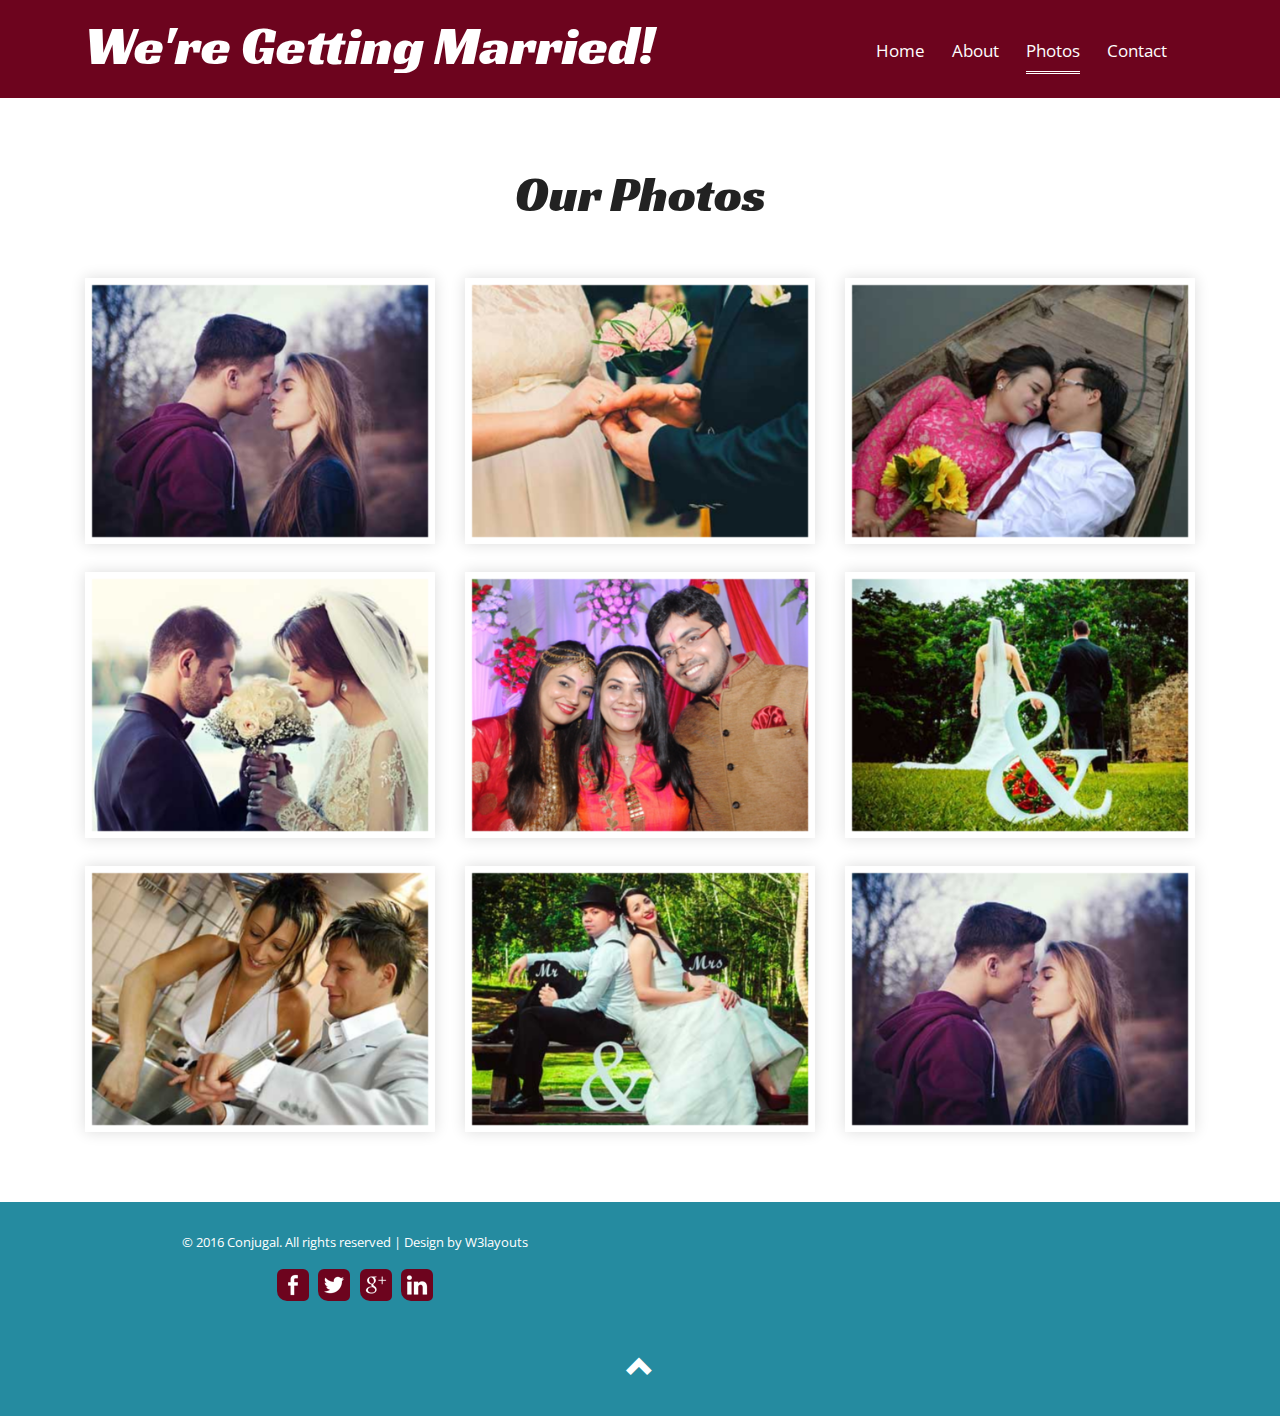
<file: photos.html>
<!--A Design by W3layouts 
Author: W3layout
Author URL: http://w3layouts.com
License: Creative Commons Attribution 3.0 Unported
License URL: http://creativecommons.org/licenses/by/3.0/
-->
<!DOCTYPE html>
<html>
<head>
<title>Kanaiya and Neha Wedding Invitation</title>
<!--css-->
<link href="css/bootstrap.css" rel="stylesheet" type="text/css" media="all" />
<!-- jQuery (necessary for Bootstrap's JavaScript plugins) -->
<link href="css/style.css" rel="stylesheet" type="text/css" media="all" />
<link rel="stylesheet" href="css/swipebox.css">
<!--css-->
<meta name="viewport" content="width=device-width, initial-scale=1">
<meta http-equiv="Content-Type" content="text/html; charset=utf-8" />
<meta name="keywords" content="kanaiya kariya, Neha Pateliya, Wedding, Nagpur, 
Hinganghat, Lamba Celebrations, Just Married" />
<script type="application/x-javascript"> addEventListener("load", function() { setTimeout(hideURLbar, 0); }, false); function hideURLbar(){ window.scrollTo(0,1); } </script>
<!--timer-->
<link rel="stylesheet" href="css/jquery.countdown.css" />
<!--timer-->
<!--js-->
<script src="js/jquery.min.js"></script>
<script src="js/bootstrap.min.js"></script>
<!--js-->
<!--webfonts-->
<link href='//fonts.googleapis.com/css?family=Racing+Sans+One' rel='stylesheet' type='text/css'>
<link href='//fonts.googleapis.com/css?family=Open+Sans:400,800italic,800,700italic,700,600italic,600,400italic,300italic,300' rel='stylesheet' type='text/css'>
<!--webfonts-->
<!-- swipe box js -->
		<script src="js/jquery.swipebox.min.js"></script> 
			<script type="text/javascript">
				jQuery(function($) {
				$(".swipebox").swipebox();
				});
		</script>

	<!-- //swipe box js -->
<!--startsmothscrolling-->
<script type="text/javascript" src="js/move-top.js"></script>
<script type="text/javascript" src="js/easing.js"></script>
 <script type="text/javascript">
		jQuery(document).ready(function($) {
			$(".scroll").click(function(event){		
				event.preventDefault();
				$('html,body').animate({scrollTop:$(this.hash).offset().top},1200);
			});
		});
	</script>
<!--endsmothscrolling-->
</head>
<body>
	<div class="header" id="head">
		<div class="container">
			<div class="header-menu">
				<nav class="navbar navbar-default">
					<div class="container-fluid">
						<!-- Brand and toggle get grouped for better mobile display -->
						<div class="navbar-header">
						  <button type="button" class="navbar-toggle collapsed" data-toggle="collapse" data-target="#bs-example-navbar-collapse-1" aria-expanded="false">
							<span class="sr-only">Toggle navigation</span>
							<span class="icon-bar"></span>
							<span class="icon-bar"></span>
							<span class="icon-bar"></span>
						  </button>
						  <div class="navbar-brand logo">
								<h1><a href="index.html">We're Getting Married!</a></h1>
							</div>
						</div>
						<!-- Collect the nav links, forms, and other content for toggling -->
						<div class="collapse navbar-collapse" id="bs-example-navbar-collapse-1">
							<ul class="nav navbar-nav">
								<li><a href="index.html" data-hover="Home">Home </a></li>
								<li><a data-hover="About" href="about.html">About</a></li>
								<li class="active"><a data-hover="Photos" href="photos.html">Photos</a></li>
								
								<li><a data-hover="Contact" href="contact.html">Contact</a></li>
							</ul>
						</div><!-- /.navbar-collapse -->
					</div><!-- /.container-fluid -->
				</nav>
			<div class="clearfix"></div>
			</div>	
		</div> 
	</div>
		<!--header-->		
		<div class="content">
			<!--photos-->
				<div class="photos">
					<div class="container">
						<h2 class="tittle">Our Photos</h2>
						<div class="photos-grids">
							<div class="col-md-4 gal-left">
								<div class="content-grid-effect slow-zoom vertical text-center">
									<a href="images/g1.jpg" class="b-link-stripe b-animate-go  swipebox">
										<div class="img-box">
											<img src="images/g1.jpg" alt="image" class="img-responsive zoom-img">	
										</div>
								
										<div class="info-box">
											<div class="info-content">
												<h4>Wedding</h4>
												<span class="separator"></span>
												<p>Ut enim ad minima veniam, quis nostrum exercitationem ullam corporis suscipit laboriosam</p>
											</div>
										</div>
									</a>
								</div>
							</div>
							<div class="col-md-4 gal-left">
								<div class="content-grid-effect slow-zoom vertical text-center">
									<a href="images/g2.jpg" class="b-link-stripe b-animate-go  swipebox">
										<div class="img-box">
											<img src="images/g2.jpg" alt="image" class="img-responsive zoom-img">	
										</div>
								
										<div class="info-box">
											<div class="info-content">
												<h4>Wedding</h4>
												<span class="separator"></span>
												<p>Ut enim ad minima veniam, quis nostrum exercitationem ullam corporis suscipit laboriosam</p>
											</div>
										</div>
									</a>
								</div>
							</div>
							<div class="col-md-4 gal-left">
								<div class="content-grid-effect slow-zoom vertical text-center">
									<a href="images/g3.jpg" class="b-link-stripe b-animate-go  swipebox">
										<div class="img-box">
											<img src="images/g3.jpg" alt="image" class="img-responsive zoom-img">	
										</div>
									
										<div class="info-box">
											<div class="info-content">
												<h4>Wedding</h4>
												<span class="separator"></span>
												<p>Ut enim ad minima veniam, quis nostrum exercitationem ullam corporis suscipit laboriosam</p>
											</div>
										</div>
									</a>
								</div>
							</div>
							<div class="col-md-4 gal-left gal_mar">
								<div class="content-grid-effect slow-zoom vertical text-center">
									<a href="images/g4.jpg" class="b-link-stripe b-animate-go  swipebox">
										<div class="img-box">
											<img src="images/g4.jpg" alt="image" class="img-responsive zoom-img">	
										</div>
									
										<div class="info-box">
											<div class="info-content">
												<h4>Wedding</h4>
												<span class="separator"></span>
												<p>Ut enim ad minima veniam, quis nostrum exercitationem ullam corporis suscipit laboriosam</p>
											</div>
										</div>
									</a>
								</div>
							</div>
							<div class="col-md-4 gal-left gal_mar">
								<div class="content-grid-effect slow-zoom vertical text-center">
									<a href="images/g5.jpg" class="b-link-stripe b-animate-go  swipebox">
										<div class="img-box">
											<img src="images/g55.jpg" alt="image" class="img-responsive zoom-img">	
										</div>
									
										<div class="info-box">
											<div class="info-content">
												<h4>Wedding</h4>
												<span class="separator"></span>
												<p>Phoolon ka taaron ka sabka kehna hai, ek hazaaro me meri behna hai..</p>
											</div>
										</div>
									</a>
								</div>
							</div>
							<div class="col-md-4 gal-left gal_mar">
								<div class="content-grid-effect slow-zoom vertical text-center">
									<a href="images/g6.jpg" class="b-link-stripe b-animate-go  swipebox">
										<div class="img-box">
											<img src="images/g6.jpg" alt="image" class="img-responsive zoom-img">	
										</div>
									
										<div class="info-box">
											<div class="info-content">
												<h4>Wedding</h4>
												<span class="separator"></span>
												<p>Ut enim ad minima veniam, quis nostrum exercitationem ullam corporis suscipit laboriosam</p>
											</div>
										</div>
									</a>
								</div>
							</div>
							<div class="col-md-4 gal-left gal_mar">
								<div class="content-grid-effect slow-zoom vertical text-center">
									<a href="images/g7.jpg" class="b-link-stripe b-animate-go  swipebox">
										<div class="img-box">
											<img src="images/g7.jpg" alt="image" class="img-responsive zoom-img">	
										</div>
									
										<div class="info-box">
											<div class="info-content">
												<h4>Wedding</h4>
												<span class="separator"></span>
												<p>Ut enim ad minima veniam, quis nostrum exercitationem ullam corporis suscipit laboriosam</p>
											</div>
										</div>
									</a>
								</div>
							</div>
							<div class="col-md-4 gal-left gal_mar">
								<div class="content-grid-effect slow-zoom vertical text-center">
									<a href="images/g8.jpg" class="b-link-stripe b-animate-go  swipebox">
										<div class="img-box">
											<img src="images/g8.jpg" alt="image" class="img-responsive zoom-img">	
										</div>
									
										<div class="info-box">
											<div class="info-content">
												<h4>Wedding</h4>
												<span class="separator"></span>
												<p>Ut enim ad minima veniam, quis nostrum exercitationem ullam corporis suscipit laboriosam</p>
											</div>
										</div>
									</a>
								</div>
							</div>
							<div class="col-md-4 gal-left gal_mar">
								<div class="content-grid-effect slow-zoom vertical text-center">
									<a href="images/g1.jpg" class="b-link-stripe b-animate-go  swipebox">
										<div class="img-box">
											<img src="images/g1.jpg" alt="image" class="img-responsive zoom-img">	
										</div>
									
										<div class="info-box">
											<div class="info-content">
												<h4>Wedding</h4>
												<span class="separator"></span>
												<p>Ut enim ad minima veniam, quis nostrum exercitationem ullam corporis suscipit laboriosam</p>
											</div>
										</div>
									</a>
								</div>
							</div>
							<div class="clearfix"></div>
						</div>
					</div>
				</div>
			<!--photos-->
		</div>
		<!--footer-->
			<div class="footer-section">
				<div class="container">
					<div class="footer-grids">
						<div class="col-md-6 footer-grid">
							<p>&copy; 2016 Conjugal. All rights reserved | Design by <a href="http://w3layouts.com">W3layouts</a></p>
							<div class="social-icons">
								<a href="#"><i class="icons"></i></a>
								<a href="#"><i class="icons1"></i></a>
								<a href="#"><i class="icons2"></i></a>
								<a href="#"><i class="icons3"></i></a>
							</div>
						</div>

						<div class="clearfix"></div>
					</div>
					<a href="#head" class="scroll top"><span class="glyphicon glyphicon-chevron-up" aria-hidden="true"></span></a>
				</div>
			</div>
			
	<!--footer-->
</body>
</html>
</file>
<file: css/style.css>
/*Author: W3layouts
Author URL: http://w3layouts.com
License: Creative Commons Attribution 3.0 Unported
License URL: http://creativecommons.org/licenses/by/3.0/
--*/
body{
	font-family: 'Open Sans', sans-serif;
}
body a{
	transition: 0.5s all;
	-webkit-transition: 0.5s all;
	-o-transition: 0.5s all;
	-moz-transition: 0.5s all;
	-ms-transition: 0.5s all;
}
 ul{
	padding: 0;
	margin: 0;
}
h1,h2,h3,h4,h5,h6{
	margin:0;
	padding:0;
	font-family: 'Racing Sans One', cursive;
}
p{
	margin:0;
	padding:0;	
	color: #777;
}
/*--banner--*/

/*---*/
nav a {
	position: relative;
	display: inline-block;
	outline: none;
	text-decoration: none;
}
nav a:hover,
nav a:focus {
	outline: none;
}
.header {
    background: #6D041E;
    padding: 1em 0;
}
.navbar-default {
    background: none;
    border: none;
    margin: 0;
    min-height: auto;  
}
.navbar-default .navbar-nav > .active > a{
    color: #fff;
    background:none;
	padding: 10px 0;
	border-bottom: 3px double #fff;
}
div#bs-example-navbar-collapse-1 {
    float: right;
	margin-top: 1.2em;
}
 .navbar-default .navbar-nav > .active > a:hover,
 .navbar-default .navbar-nav > .active > a:focus {
    color:  #fff;
    background:none;
}
.navbar-default .navbar-nav > li > a {
    color: #fff;
    font-size: 1.2em;
	padding: 10px 0;
	margin:0 0.8em;
}
.logo h1 a {
    font-size: 1.5em;
	 text-decoration: none;
	color:#fff;
}
.navbar-brand {
    padding: 2px 15px;
	    height: 70px;
}
.navbar-default .navbar-nav > li > a:hover, 
.navbar-default .navbar-nav > li > a:focus {
    color: #fff;
    background: none;
    outline: none;
	border-bottom: 3px double #fff;
}
.slider {
	position: relative;
/*-- w3layouts --*/ 
}
.rslides {
  position: relative;
  list-style: none;
  overflow: hidden;
  width: 100%;
  padding: 0;
  margin: 0;
  }
.rslides li {
  -webkit-backface-visibility: hidden;
  width: 100%;
  left: 0;
  top: 0;
  }
.rslides img {
  display: block;
  height: auto;
  float: left;
  width: 100%;
  border: 0;
  }
.caption{
	width: 60%;
	position: absolute;
	top: 35%;
	left: 20%;
	text-align:center;
}
.caption h3{
	color: #ffffff;
	font-size: 3.5em;
	text-transform: capitalize;
	letter-spacing: 3px;
}
.caption p{
	font-size: 3em;
    text-align: center;
    font-weight: 600;
    color: #eee;
	font-family: 'Racing Sans One', cursive;
}
.caption p span {
    font-size: 0.5em;
    margin: 0 0.5em;
}
.cap i {
    font-size: 2em;
    color: #FFFFFF;
    line-height: 1.8em;
}
.callbacks_tabs a:after {
	content: "\f111";
	font-size: 0;
	font-family: FontAwesome;
	visibility: visible;
	display: block;
	height: 15px;
	width: 15px;
	display: inline-block;
	border: 2px solid #FFFFFF;
	border-radius: 50%;
	-webkit-border-radius: 50%;
	-moz-border-radius: 50%;
	-o-border-radius: 50%;
	-ms-border-radius: 50%;
	background:#506a85;
}
.callbacks_here a:after{
	background:rgb(23, 167, 139);
}
.callbacks_tabs a{
	visibility:hidden;
}
.callbacks_tabs li{
	display:inline-block;
	display:none;
}
ul.callbacks_tabs.callbacks1_tabs {
	position: absolute;
	bottom: -2px;
	z-index: 999;
	left: 46%;
	background:#fff;
}
.callbacks_nav {
  position: absolute;
  -webkit-tap-highlight-color: rgba(0,0,0,0);
  top: 44%;
  left: 14%;
  opacity: 0.7;
  z-index: 3;
  text-indent: -9999px;
  overflow: hidden;
  text-decoration: none;
  height: 61px;
  width: 38px;
  background: none;
  margin-top: -45px;
  }
.callbacks_nav.next {
  left: auto;
  background-position: right top;
  right: 14%;
 }
h2.tittle {
    font-size: 3.5em;
	/*-- w3layouts --*/
	text-align: center;
	color:#222;
}
h3.tittle1 {
    font-size: 3.5em;
	text-align: center;
	margin-bottom:1.5em;
	color:#222;
}
.couple,.untill,.photos,.attending {
    padding: 5em 0;
	text-align: center;
}
.couple-grids,.until-grids,.couples-grids,.photos-grids,.about-grids,.team-grids {
    margin-top: 4em;
}
.couple-top {
    padding: 4em;
    background: #FBF2F4;
}
.couple-text {
    margin-top: 2em;
}
.couple-text h6 {
    font-size: 1.2em;
    color: #222;
}
.couple-text h4 {
    font-size: 2em;
    color: #258BA0;
    padding-top: .5em;
}
.couple-text p {
    padding: 1em 0;
    line-height: 1.8em;
	font-size:1em;
}
.couple-img {
    -moz-box-shadow: 4px 9px 12px #888;
    -webkit-box-shadow: 4px 9px 12px #888;
    box-shadow: 4px 9px 12px #888;
    -o-box-shadow: 4px 9px 12px #888;
    -ms-box-shadow: 4px 9px 12px #888;
}
.multi-gd-text a {
    display: block;
    position: relative;
}
.multi-gd-text a:hover::before {
	/*-- agileits --*/
    width: 100%;
    height: 100%;
}
.multi-gd-text a::before {
    background:rgba(37, 139, 160, 0.29);
    position: absolute;
    right: 0;
    top: 0;
    width: 0;
    height: 0;
    transition: all 0.5s ease-out 0s;
    z-index: 99;
    content: "";
}
.multi-gd-text img {
    height: auto;
    width: 100%;
}
.multi-gd-text a:hover::after {
    width: 100%;
    height: 100%;
}
.multi-gd-text a::after {
    background: rgba(37, 139, 160, 0.29);
    position: absolute;
    bottom: 0;
    left: 0;
    width: 0;
    height: 0;
    transition: all 0.5s ease-out 0s;
    z-index: 99;
    content: "";
}
.work-left {
    text-align: right;
    padding: 3em 5em 0 0;
}
.work-right {
    border-left: 1px solid #999;
    padding: 2.5em 0 2em 6em;
}
.work-info h4 {
    font-size: 1.2em;
    background: #258BA0;
    display: inline-block;
    padding: .6em 1.2em;
    color: #fff;
	position:relative;
}
.work-info h4:before {
	/*-- w3layouts --*/
    width: 0;
    height: 0;
    position: absolute;
    content: '';
    top: 9px;
    right: -14px;
    border-style: solid;
    border-width: 10px 0 10px 16px;
    border-color: transparent transparent transparent #258BA0;
}
.work-info h5 {
    font-size: 1.5em;
    color: #258BA0;
    padding: 0 1.2em;
}
.work-info h5 span.glyphicon {
    font-size: 1em;
    color: #fff;
    background: #6D041E;
    padding: 1em;
    -webkit-border-radius: 70%;
    -moz-border-radius: 70%;
    border-radius: 70%;
    -webkit-transition: .5s all;
    -moz-transition: .5s all;
    transition: .5s all;
    -webkit-transform: scale(1);
    -moz-transform: scale(1);
    transform: scale(1);
    -o-transform: scale(1);
    -ms-transform: scale(1);
}
.work-right h5 span.glyphicon {
    margin-right: 5em;
    margin-left: -8em;
}
.work-left2 h5 span.glyphicon {
    margin-left: 10.5em;
    margin-right: -11em;
    z-index: 9;
}
.work-right.work-right2 {
    min-height: 277px;
    float: right;
}
.work-right.work-right2 h4:before {
    left: -14px;
	-webkit-transform: rotate(180deg);
	-moz-transform: rotate(180deg);
	/*-- agileits --*/
    transform: rotate(180deg);
	-o-transform: rotate(180deg);
	-ms-transform: rotate(180deg);
}
.work-right.work-right2 h4 {
    margin-top: 0.8em;
}
.work-info:hover h5 span.glyphicon {
    color: #258BA0;
	-webkit-transform: scale(1.2);
	-moz-transform: scale(1.2);
    transform: scale(1.2);
	-o-transform: scale(1.2);
	-ms-transform: scale(1.2);
}
.love-text {
    background: #fff;
    width: 85%;
   padding: 0em 2em 2em;
}
.love-text p {
    font-size: 0.95em;
    line-height: 1.8em;
    color: #777;
}
.lovers {
    background:#FBF2F4;
	padding:5em 0;
}
.until-text h5 {
    font-size: 1em;
    color: #222;
}
.numscroller {
    font-size: 2.5em;
    color: #222;
	font-family: 'Ek Mukta', sans-serif;
}
.until-text {
    width: 210px;
    height: 210px;
    border-radius: 648px;
    border-color: #ffffff;
    border-width: 2px;
    border-style: none;
    padding: 4.5em 0;
    margin: 0 auto;
    border-left: 6px solid#6D041E;
}
.couples {
    padding: 5em 0;
	background: #FBF2F4;
}
h3.tittle {
    font-size: 3.5em;
    text-align: center;
    color: #222;
}
.couples-left h4 {
    font-size: 2em;
    color: #258BA0;
    text-align: right;
}
.couples-left p {
    font-size: 1em;
    line-height: 1.8em;
	    text-align: right;
		    margin-top: 0.5em;
}
.couples-left1 h4 {
    font-size: 2em;
    color: #258BA0;
    text-align: left;
}
.couples-left1 p {
    font-size: 1em;
    line-height: 1.8em;
	    margin-top: 0.5em;
}
.count-down {
    padding: 5em 0;
    text-align: center;
    background: #258BA0;
}
.count-grid h4 {
    font-size: 4em;
	color:#fff;
}
.count-grid h5 {
    font-size: 1.2em;
    color: #eee;
	margin-top: .5em;
}
.count {
    border: 5px double #eee;
    width: 80%;
    height: 200px;
    padding-top: 4em;
    border-radius: 120px;
    margin: 0 auto;
}
.details {
    padding: 5em 0;
	background: #FBF2F4;
	text-align:center;
}
.icon i {
    font-size: 2em;
    background: #258BA0;
    width: 85px;
    height: 85px;
    margin: 0 auto;
    padding-top: 0.85em;
    border-radius: 50px;
    color: #fff;
	 border: 5px double transparent;
	 -webkit-transition: .5s all;
    -moz-transition: .5s all;
    transition: .5s all;
	-o-transform:.5s all;
}
.numscroller {
    font-size: 2.5em;
    color: #fff;
   	font-family: 'Racing Sans One', cursive;
}
.details-grid h4 {
    font-size: 2em;
    color: #258BA0;
    margin: 0.5em 0;
}
.details-grid p{
    font-size: 1em;
    line-height: 1.8em;
    margin-top: 0.5em;
}
.details-grid span {
    font-size: 1.3em;
    color: #6D041E;
	font-weight: 600;
}
.details-grid:hover div.icon i {
    background: #6D041E;
    border: 5px double #eee;
}
.attened {
    width: 50%;
    margin: 4em auto 0;
    background: #258BA0;
    padding: 2em;
}
.attending input[type="text"] {
    width: 100%;
    padding: 0.5em;
    font-size: 1em;
    border: none;
    margin: 0.5em 0;
	outline:none;
	 border-radius: 3px;
	-webkit-border-radius: 3px;
    -moz-border-radius: 3px;
    -o-border-radius: 3px;
    -ms-border-radius: 3px;
}
.ser {
    width: 100%;
    padding: 0.5em;
    color: #777;
	margin: 0.5em 0;
	 border-radius: 3px;
	-webkit-border-radius: 3px;
    -moz-border-radius: 3px;
    -o-border-radius: 3px;
    -ms-border-radius: 3px;
}
.attened span {
    font-size: 1em;
    color: #eee;
    text-align: left;
    display: block;
    margin-left: 4px;
}
.attending input[type="submit"] {
    outline: none;
    color: #fff;
    font-size: 1em;
    padding: 1em;
    width: 35%;
    background: #6D041E;
    border: none;
    transition: .5s all;
    -webkit-transition: .5s all;
    -moz-transition: .5s all;
    -o-transition: .5s all;
    -ms-transition: .5s all;
    display: block;
    margin: 1em auto 0;
    border-radius: 3px;
	-webkit-border-radius: 3px;
    -moz-border-radius: 3px;
    -o-border-radius: 3px;
    -ms-border-radius: 3px;
}
.attending input[type="submit"]:hover{
	 background: #fff;
	 color:#222;
}
/*--//work--*/

.footer-section {
    padding: 2em 0;
    background: #258BA0;
}
.footer-section p {
    font-size: 0.9em;
    color: #fff;
    font-weight: 400;
	text-align:center;
	    line-height: 2em;
}
.footer-section a {
    font-size: 1em;
    color: #fff;
    font-weight: 400;
    text-transform: capitalize;
}
.social-icons a i {
    width: 32px;
    height: 32px;
    background:#6D041E url(../images/img-sprite.png) no-repeat 0px 0px;
    display: inline-block;
	margin:0 0.2em;
	transition: 0.5s all;
    -webkit-transition: 0.5s all;
    -moz-transition: 0.5s all;
    -o-transition: 0.5s all;
    -ms-transition: 0.5s all;
	 border-radius: 6px 6px 5px 10px;
}
.social-icons i.icons:hover {
  background: #00959F  url(../images/img-sprite.png) no-repeat 0px 0px;
      transform: rotateY(360deg);
}
.social-icons i.icons {
    background-position: 0px 0px;
}
.social-icons i.icons1 {
    background-position: -32px 0px;
}
.social-icons i.icons1:hover {
  background: #00959F  url(../images/img-sprite.png) no-repeat -32px 0px;
      transform: rotateY(360deg);
}
.social-icons i.icons2 {
    background-position: -64px 0px;
}
.social-icons i.icons2:hover {
  background: #00959F  url(../images/img-sprite.png) no-repeat -64px 0px;
      transform: rotateY(360deg);
}
.social-icons i.icons3 {
    background-position: -96px 0px;
}
.social-icons i.icons3:hover {
  background: #00959F  url(../images/img-sprite.png) no-repeat -96px 0px;
      transform: rotateY(360deg);
}
.social-icons {
    margin-top: 1em;
	text-align:center;
}
.footer-left {
    float: left;
    width: 33.3%;
}
.footer-grid ul li {
    font-size: 0.95em;
    list-style: none;
    color: #eee;
    line-height: 1.8em;
    background: url(../images/list-arrow.png) no-repeat 5px 8px;
    padding: 2px 24px;
}
/* Bounce To Bottom */
.hvr-bounce-to-bottom {
  display: inline-block;
  vertical-align: middle;
  -webkit-transform: translateZ(0);
  transform: translateZ(0);
  box-shadow: 0 0 1px rgba(0, 0, 0, 0);
  -webkit-backface-visibility: hidden;
  backface-visibility: hidden;
  -moz-osx-font-smoothing: grayscale;
  position: relative;
  -webkit-transition-property: color;
  transition-property: color;
  -webkit-transition-duration: 0.5s;
  transition-duration: 0.5s;
}
.hvr-bounce-to-bottom:before {
  content: "";
  position: absolute;
  z-index: -1;
  top: 0;
  left: 0;
  right: 0;
  bottom: 0;
  background: #6D041E;
  -webkit-transform: scaleY(0);
  transform: scaleY(0);
  -webkit-transform-origin: 50% 0;
  transform-origin: 50% 0;
  -webkit-transition-property: transform;
  transition-property: transform;
  -webkit-transition-duration: 0.5s;
  transition-duration: 0.5s;
  -webkit-transition-timing-function: ease-out;
  transition-timing-function: ease-out;
      padding-top: 3em;
    border-radius: 120px;
}
.hvr-bounce-to-bottom:hover, .hvr-bounce-to-bottom:focus, .hvr-bounce-to-bottom:active {
  color: white;
}
.hvr-bounce-to-bottom:hover:before, .hvr-bounce-to-bottom:focus:before, .hvr-bounce-to-bottom:active:before {
  -webkit-transform: scaleY(1);
  transform: scaleY(1);
  -webkit-transition-timing-function: cubic-bezier(0.52, 1.64, 0.37, 0.66);
  transition-timing-function: cubic-bezier(0.52, 1.64, 0.37, 0.66);
}
/* Wobble Bottom */
@-webkit-keyframes hvr-wobble-bottom {
  16.65% {
    -webkit-transform: skew(-12deg);
    transform: skew(-12deg);
  }

  33.3% {
    -webkit-transform: skew(10deg);
    transform: skew(10deg);
  }

  49.95% {
    -webkit-transform: skew(-6deg);
    transform: skew(-6deg);
  }

  66.6% {
    -webkit-transform: skew(4deg);
    transform: skew(4deg);
  }

  83.25% {
    -webkit-transform: skew(-2deg);
    transform: skew(-2deg);
  }

  100% {
    -webkit-transform: skew(0);
    transform: skew(0);
  }
}

@keyframes hvr-wobble-bottom {
  16.65% {
    -webkit-transform: skew(-12deg);
    transform: skew(-12deg);
  }

  33.3% {
    -webkit-transform: skew(10deg);
    transform: skew(10deg);
  }

  49.95% {
    -webkit-transform: skew(-6deg);
    transform: skew(-6deg);
  }

  66.6% {
    -webkit-transform: skew(4deg);
    transform: skew(4deg);
  }

  83.25% {
    -webkit-transform: skew(-2deg);
    transform: skew(-2deg);
  }

  100% {
    -webkit-transform: skew(0);
    transform: skew(0);
  }
}

.hvr-wobble-bottom {
  display: inline-block;
  vertical-align: middle;
  -webkit-transform: translateZ(0);
  transform: translateZ(0);
  box-shadow: 0 0 1px rgba(0, 0, 0, 0);
  -webkit-backface-visibility: hidden;
  backface-visibility: hidden;
  -moz-osx-font-smoothing: grayscale;
  -webkit-transform-origin: 100% 0;
  transform-origin: 100% 0;
}
.hvr-wobble-bottom:hover, .hvr-wobble-bottom:focus, .hvr-wobble-bottom:active {
  -webkit-animation-name: hvr-wobble-bottom;
  animation-name: hvr-wobble-bottom;
  -webkit-animation-duration: 1s;
  animation-duration: 1s;
  -webkit-animation-timing-function: ease-in-out;
  animation-timing-function: ease-in-out;
  -webkit-animation-iteration-count: 1;
  animation-iteration-count: 1;
}
/*--/TIMER--*/
#counter {
	height: 165px;
    font-size: 35px;
	color:#212121;
	overflow: hidden;
}
.countdown {
    background: #6D041E;
    width: 90%;
    margin: 0 auto;
	  border: 1px solid #E3E3E3;
}
.countDays, .countHours, .countMinutes, .countSeconds {
    display:inline-block;
    padding: 0.5em 0.5em;
    border: 4px double#E3E3E3;
	font-family: 'Racing Sans One', cursive;
	    border-radius: 5px;
}
.points {
	float: left;
	width:40px;
	margin: 0;
	font-size: 44px;
	font-weight: bold;
	text-align: center;
	line-height: 138px;
	text-shadow: none;
	color:#999;
    display: none;
}
.boxName {
	float: left;
    width: 100%;
    font-size: 14px;
    color: #eee;
    font-weight: 500;
    clear: both;
    padding: 0px;
	font-family: 'Open Sans', sans-serif;
}
/*--/TIMER--*/
.scroll.top {
      font-size: 2em;
    text-align: center;
    display: block;
    color: #fff;
    width: 5%;
    margin: 1.5em auto 0;
}
/*--about--*/
.about {
    padding: 5em 0;
}
.about-grid1 h4 {
    font-size: 1.5em;
    text-transform: capitalize;
    color: #222;
    font-weight: 600;
	margin-bottom: .8em;
}
.about-grid1 p {
  font-size: 1em;
    line-height: 2em;
 }
.about-bottomgrid {
    padding: 0;
}
.about-bottom {
    margin: 1.5em 0;
}
.about span {
    font-size: 1.1em;
    line-height: 2em;
    display: block;
    color: #777;
	text-align: center;
}
.why-img1 {
    -moz-box-shadow: 4px 9px 12px #888;
    -webkit-box-shadow: 4px 9px 12px #888;
    box-shadow: 4px 9px 12px #888;
    -o-box-shadow: 4px 9px 12px #888;
    -ms-box-shadow: 4px 9px 12px #888;
}
.why{
	padding:5em 0;
	text-align:center;
	background: #FBF2F4;
}
.why-img img {
    border: 10px solid#258BA0;
	   margin: 0 auto;
}
.why-img {
    padding: 3em 0;
}
.why-grid h4{
	font-size: 2em;
    color: #222;
}
.why-grid p{
	font-size: 1em;
    line-height: 2em;
    padding: 0.5em 0 0;
}
.why-img1 {
   margin-top: 2em;
}
.team-section {
    padding: 5em 0;
}
.ih-item {
  position: relative;
  -webkit-transition: all 0.35s ease-in-out;
  -moz-transition: all 0.35s ease-in-out;
  transition: all 0.35s ease-in-out;
}
.ih-item,
.ih-item * {
  -webkit-box-sizing: border-box;
  -moz-box-sizing: border-box;
  box-sizing: border-box;
}
.ih-item a {
  color: #333;
}
.ih-item a:hover {
  text-decoration: none;
}
.ih-item img {
  width: 100%;
  height: 100%;
}

.ih-item.circle {
  position: relative;
  width: 220px;
  height: 220px;
  border-radius: 50%;
    margin: 0 auto;
}
.ih-item.circle .img {
  position: relative;
  width: 220px;
  height: 220px;
  border-radius: 50%;
}
.ih-item.circle .img:before {
  position: absolute;
  display: block;
  content: '';
  width: 100%;
  height: 100%;
  border-radius: 50%;
  box-shadow: inset 0 0 0 16px rgba(255, 255, 255, 0.6), 0 1px 2px rgba(0, 0, 0, 0.3);
  -webkit-transition: all 0.35s ease-in-out;
  -moz-transition: all 0.35s ease-in-out;
  transition: all 0.35s ease-in-out;
}
.ih-item.circle .img img {
  border-radius: 50%;
}
.ih-item.circle .info {
  position: absolute;
  top: 0;
  bottom: 0;
  left: 0;
  right: 0;
  text-align: center;
  border-radius: 50%;
  -webkit-backface-visibility: hidden;
  backface-visibility: hidden;
}

.ih-item.square {
  position: relative;
  width: 316px;
  height: 216px;
  border: 8px solid #fff;
  box-shadow: 1px 1px 3px rgba(0, 0, 0, 0.3);
}
.ih-item.square .info {
  position: absolute;
  top: 0;
  bottom: 0;
  left: 0;
  right: 0;
  text-align: center;
  -webkit-backface-visibility: hidden;
  backface-visibility: hidden;
}

.ih-item.circle.effect1 .spinner {
  width: 230px;
  height: 230px;
    border: 10px solid #009B97;
    border-right-color: #fff;
    border-bottom-color: #fff;
  border-radius: 50%;
  -webkit-transition: all 0.8s ease-in-out;
  -moz-transition: all 0.8s ease-in-out;
  transition: all 0.8s ease-in-out;
}
.ih-item.circle.effect1 .img {
  position: absolute;
  top: 10px;
  bottom: 0;
  left: 10px;
  right: 0;
  width: auto;
  height: auto;
}
.ih-item.circle.effect1 .img:before {
  display: none;
}
.ih-item.circle.effect1.colored .info {
  background: #1a4a72;
  background: rgba(26, 74, 114, 0.6);
}
.ih-item.circle.effect1 .info {
  top: 10px;
  bottom: 0;
  left: 10px;
  right: 0;
  background: #333333;
  background: rgba(0, 0, 0, 0.6);
  opacity: 0;
  -webkit-transition: all 0.8s ease-in-out;
  -moz-transition: all 0.8s ease-in-out;
  transition: all 0.8s ease-in-out;
}
.ih-item.circle.effect1 .info h4 {
  color: #fff;
  text-transform: capitalize;
  position: relative;
  letter-spacing: 2px;
  font-size: 1.5em;
  margin: 0 30px;
  padding: 66px 0 0 0;
  height: 110px;
  text-shadow: 0 0 1px white, 0 1px 2px rgba(0, 0, 0, 0.3);
 
}
.ih-item.circle.effect1 .info span {
  color: #bbb;
  padding: 10px 5px;
  font-style: italic;
  margin: 0 30px;
  font-size: 0.9em;
  border-top: 1px solid rgba(255, 255, 255, 0.5);
}
.ih-item.circle.effect1 a:hover .spinner {
  -webkit-transform: rotate(180deg);
  -moz-transform: rotate(180deg);
  -ms-transform: rotate(180deg);
  -o-transform: rotate(180deg);
  transform: rotate(180deg);
}
.ih-item.circle.effect1 a:hover .info {
  opacity: 1;
}
.team {
    background: #f7f7f7;
    border-top: 1px solid #eee;
    padding: 90px 0;
}
.morph {
	-webkit-transition: all 0.5s ease;
	-moz-transition: all 0.5s ease;
	-o-transition: all 0.5s ease;
	-ms-transition: all 0.5s ease;
	transition: all 0.5s ease;
}
.morph:hover {
	border-radius: 50%;
	-webkit-transform: rotate(360deg);
	-moz-transform: rotate(360deg);
	-o-transform: rotate(360deg);
	-ms-transform: rotate(360deg);
	transform: rotate(360deg);
}
.team-grid p {
    font-size: 1em;
    line-height: 2em;
    margin-top: 2em;
    text-align: center;
}
/*--about--*/
/*--gallery--*/
.img-box, .info-box {
  display: block;
  width: 100%;
  height: 100%;
  -webkit-transform: scale(1, 1);
  -moz-transform: scale(1, 1);
  -ms-transform: scale(1, 1);
  -o-transform: scale(1, 1);
  transform: scale(1, 1);
  -webkit-transition: all 0.4s ease-in-out;
  -moz-transition: all 0.4s ease-in-out;
  -ms-transition: all 0.4s ease-in-out;
  -o-transition: all 0.4s ease-in-out;
  transition: all 0.4s ease-in-out;
  -webkit-backface-visibility: hidden;
  -moz-backface-visibility: hidden;
  -ms-backface-visibility: hidden;
  -o-backface-visibility: hidden;
  backface-visibility: hidden;
}
.img-box img, .info-box img {
  display: block;
  position: relative;
  max-width: 100%;
  max-height: 100%;
  -webkit-transition: all 0.4s ease-in-out;
  -moz-transition: all 0.4s ease-in-out;
  -ms-transition: all 0.4s ease-in-out;
  -o-transition: all 0.4s ease-in-out;
  transition: all 0.4s ease-in-out;
}
.img-box {
  position: relative;
}
.info-box {
  top: 0;
  left: 0;
  position: absolute;
}
.info-box .info-content {
  display: block;
  position: relative;
  padding: 0%;
  float: left;
  left: 50%;
  top: 50%;
  position: relative;
  -webkit-transform: translateX(-50%) translateY(-50%);
  -moz-transform: translateX(-50%) translateY(-50%);
  -ms-transform: translateX(-50%) translateY(-50%);
  -o-transform: translateX(-50%) translateY(-50%);
  transform: translateX(-50%) translateY(-50%);
}
.separator {
    display: block;
    position: relative;
    height: 1px;
    width: 100%;
    margin: 20px auto;
    background: rgba(255, 255, 255, 0.5);
    clear: both;
}
.content-grid-effect {
  display: block;
  position: relative;
  -webkit-transform: translate3d(0, 0, 0);
  -moz-transform: translate3d(0, 0, 0);
  -ms-transform: translate3d(0, 0, 0);
  -o-transform: translate3d(0, 0, 0);
  transform: translate3d(0, 0, 0);
  -webkit-transition: all 0.6s ease-in-out;
  -moz-transition: all 0.6s ease-in-out;
  -ms-transition: all 0.6s ease-in-out;
  -o-transition: all 0.6s ease-in-out;
  transition: all 0.6s ease-in-out;
  overflow: hidden;
}
.content-grid-effect .info-content {
  z-index: 2 !important;
  filter: alpha(opacity=0);
  -wekbit-opacity: 0;
  -moz-opacity: 0;
  opacity: 0;
  -webkit-transition: all 0.5s ease-in-out;
  -moz-transition: all 0.5s ease-in-out;
  -ms-transition: all 0.5s ease-in-out;
  -o-transition: all 0.5s ease-in-out;
  transition: all 0.5s ease-in-out;
}
.content-grid-effect .img-box:after, .content-grid-effect .img-box:before, .content-grid-effect .info-box:after, .content-grid-effect .info-box:before {
  content: "";
  display: block;
  position: absolute;
  background-color: rgba(0, 0, 0, 0.5);
  z-index: 1;
  -webkit-transition: 0.8s ease-in-out;
  -moz-transition: 0.8s ease-in-out;
  -ms-transition: 0.8s ease-in-out;
  -o-transition: 0.8s ease-in-out;
  transition: 0.8s ease-in-out;
  filter: alpha(opacity=0);
  -wekbit-opacity: 0;
  -moz-opacity: 0;
  opacity: 0;
}
.content-grid-effect.horizontal .img-box:before {
  top: 0;
  left: 0;
  width: 100%;
  height: 25%;
  -webkit-transform: rotateX(90deg);
  -moz-transform: rotateX(90deg);
  -ms-transform: rotateX(90deg);
  -o-transform: rotateX(90deg);
  transform: rotateX(90deg);
}
.content-grid-effect.horizontal .img-box:after {
  top: 25%;
  left: 0;
  width: 100%;
  height: 25%;
  -webkit-transform: rotateX(90deg);
  -moz-transform: rotateX(90deg);
  -ms-transform: rotateX(90deg);
  -o-transform: rotateX(90deg);
  transform: rotateX(90deg);
}
.content-grid-effect.horizontal .info-box:after {
  top: 50%;
  left: 0;
  width: 100%;
  height: 25%;
  -webkit-transform: rotateX(90deg);
  -moz-transform: rotateX(90deg);
  -ms-transform: rotateX(90deg);
  -o-transform: rotateX(90deg);
  transform: rotateX(90deg);
}
.content-grid-effect.horizontal .info-box:before {
  top: 75%;
  left: 0;
  width: 100%;
  height: calc(25% + 1px);
  -webkit-transform: rotateX(90deg);
  -moz-transform: rotateX(90deg);
  -ms-transform: rotateX(90deg);
  -o-transform: rotateX(90deg);
  transform: rotateX(90deg);
}
.content-grid-effect.vertical .img-box:before {
  top: 0;
  left: 0;
  width: 25%;
  height: 100%;
  -webkit-transform: rotateY(90deg);
  -moz-transform: rotateY(90deg);
  -ms-transform: rotateY(90deg);
  -o-transform: rotateY(90deg);
  transform: rotateY(90deg);
}
.content-grid-effect.vertical .img-box:after {
  top: 0;
  left: 25%;
  width: 25%;
  height: 100%;
  -webkit-transform: rotateY(90deg);
  -moz-transform: rotateY(90deg);
  -ms-transform: rotateY(90deg);
  -o-transform: rotateY(90deg);
  transform: rotateY(90deg);
}
.content-grid-effect.vertical .info-box:after {
  top: 0;
  left: 50%;
  width: 25%;
  height: 100%;
  -webkit-transform: rotateY(90deg);
  -moz-transform: rotateY(90deg);
  -ms-transform: rotateY(90deg);
  -o-transform: rotateY(90deg);
  transform: rotateY(90deg);
}
.content-grid-effect.vertical .info-box:before {
  top: 0;
  left: 75%;
  width: calc(25% + 1px);
  height: 100%;
  -webkit-transform: rotateY(90deg);
  -moz-transform: rotateY(90deg);
  -ms-transform: rotateY(90deg);
  -o-transform: rotateY(90deg);
  transform: rotateY(90deg);
}
.content-grid-effect:hover .img-box:after, .content-grid-effect:hover .img-box:before, .content-grid-effect:hover .info-box:after, .content-grid-effect:hover .info-box:before {
  -webkit-transform: rotateX(0deg);
  -moz-transform: rotateX(0deg);
  -ms-transform: rotateX(0deg);
  -o-transform: rotateX(0deg);
  transform: rotateX(0deg);
  filter: alpha(opacity=100);
  -wekbit-opacity: 1;
  -moz-opacity: 1;
  opacity: 1;
}
.content-grid-effect:hover .info-content {
  filter: alpha(opacity=100);
  -wekbit-opacity: 1;
  -moz-opacity: 1;
  opacity: 1;
}
.slow-zoom .img-box {
  z-index: 0;
  -webkit-transform: scale(1);
  -moz-transform: scale(1);
  -ms-transform: scale(1);
  -o-transform: scale(1);
  transform: scale(1);
  -webkit-transition: all 2.2s ease-in-out;
  -moz-transition: all 2.2s ease-in-out;
  -ms-transition: all 2.2s ease-in-out;
  -o-transition: all 2.2s ease-in-out;
  transition: all 2.2s ease-in-out;
}
.slow-zoom:hover .img-box {
  -webkit-transform: scale(1.5);
  -moz-transform: scale(1.5);
  -ms-transform: scale(1.5);
  -o-transform: scale(1.5);
  transform: scale(1.5);
}
.slow-zoom {
  display: block;
  overflow: hidden;
  position: relative;
  -webkit-transform: translate3d(0, 0, 0);
  -moz-transform: translate3d(0, 0, 0);
  -ms-transform: translate3d(0, 0, 0);
  -o-transform: translate3d(0, 0, 0);
  transform: translate3d(0, 0, 0);
}
.content-grid-effect {
    box-shadow: 0px 0px 14px 0px #DCDCDC;
    padding: 7px 7px;
}
.info-content h4{
	color:#fff;
	text-decoration:none;
	font-size:2em;
}
.info-content p{
	color:#fff;
	text-decoration:none;
	font-size:1em;
	line-height:2em;
	width:90%;
	margin:0 auto;
}
.gal_mar{
	margin-top:2em;
}
/*--gallery--*/
/*--codes--*/
.page{
	padding:5em 0;
}
.page-header h3{
	font-size: 2.5em;
}
.table > thead > tr > th, .table > tbody > tr > th, .table > tfoot > tr > th, .table > thead > tr > td, .table > tbody > tr > td, .table > tfoot > tr > td {
  padding: 8px;
  line-height: 1.42857143;
  vertical-align: top;
  border-top: none;
}
.grid1 {
  margin: 1.5em 0 0;
}
ul.nav.nav-pills {
  margin: 1.5em 0 0;
}
.grid2{
	margin: 1em 0 0;
}
.form-horizontal .control-label {
  text-align: left;
}
/*--codes--*/
/*--contact--*/
.contact {
    padding: 5em 0;
}
.contact-bottom iframe{
	width:100%;
	min-height:400px;
	margin:0 0 -5px;
	border: none
}
.contact-left p{
	font-size: 1em;
	line-height: 1.8em;
	margin:0;
}
.contact-left p span{
	display:block;
	font-weight:700;
}
.contact-left ul{
	padding:1em 0 0;
	margin:0;
}
.contact-left ul li{
	list-style-type:none;
	margin:0 0 5px;
	font-size:1em;
	color:#777;
}
.contact-left ul li a{
	color:#6D6D6D;
	text-decoration:none;
}
.contact-left ul li a:hover{
	color:#407F8E;
}
.contact-left input[type="text"],.contact-left input[type="email"],.contact-left textarea{
	background:none;
	border: 1px solid #D9D9D9;
    color: #A3A3A3;
    padding: 13px 10px;
	font-size: 14px;
	outline: none;
}
.contact-left input[type="text"],.contact-left input[type="email"]{
	width: 32.7%;
	float: left;
}
.contact-left input[type="email"]{
	margin:0 6px;
}
.contact-left textarea{
	min-height: 200px;
	resize: none;
	width: 100%;
	margin:1em 0;
}
.contact-left input[type="submit"],.contact-left input[type="reset"]{
	outline: none;
    color: #fff;
    font-size: 1em;
    padding: 13px 0;
    width: 49.68%;
    background:#6D041E;
    border: none;
    transition: .5s all;
    -webkit-transition: .5s all;
    -moz-transition: .5s all;
    -o-transition: .5s all;
    -ms-transition: .5s all;
}
.contact-left input[type="submit"]:hover,.contact-left input[type="reset"]:hover{
	background:#258BA0;
}
.contact-left h4{
	font-size: 2em;
    margin: 0 0 1em;
}
.contact-bottom {
    margin: 3em 0;
	padding:1em;
}
/*--contact--*/

/*--responsive--*/
@media(max-width:1440px){

}
@media(max-width:1366px){
}
@media(max-width:1280px){
.caption {
    top: 33%;	
}
}
@media(max-width:1080px){
.caption {
    top: 27%;
    width: 62%;
}
.caption h3 {    
	font-size: 3em;	
}
.caption p {
    font-size: 2.5em;
}
.work-right {
    padding: 2.5em 0 0.5em 6em;
}
.work-left2 h5 span.glyphicon {
    margin-left: 6.5em;
    margin-right: -10.2em;
}
h2.tittle {
    font-size: 3em;
}
.couple-text h4,.couples-left h4,.couples-left1 h4,.details-grid h4,.why-grid h4,.info-content h4,.contact-left h4 {
    font-size: 1.8em;
}
h3.tittle1,h3.tittle{
    font-size: 3em;
}
.count {
    border: 5px double #eee;
    width: 95%;
}
.numscroller {
    font-size: 2.2em;
}
.contact-left input[type="text"], .contact-left input[type="email"] {
    width: 32.6%;
}
}
@media(max-width:1024px){
	
}
@media(max-width:991px){
.logo h1 a {
    font-size: 1.2em;	
}
.navbar-default .navbar-nav > li > a {
    font-size: 1em;
}
div#bs-example-navbar-collapse-1 {
    float: right;
    margin-top: 0.8em;
}
.navbar-brand {
    padding: 7px 15px;
}
.navbar > .container .navbar-brand, .navbar > .container-fluid .navbar-brand {
    margin-left: 0px;
}
.caption h3 {
    font-size: 2.8em;
}
.couple, .untill, .photos, .attending,.couples,.count-down,.lovers,.details,.about,.why,.team-section ,.page,.contact{
    padding: 4em 0;
}
.couple-text p,.couples-left p,.details-grid p,.about-grid1 p,.why-grid p,.team-grid p,.info-content p,.contact-left p {
    font-size: 0.965em;
}
.about span {
    font-size: 1em;
}
.couple-grid {
    float: left;
    width: 50%;
}
.couple-top {
    padding: 2em;
}
.countDays, .countHours, .countMinutes, .countSeconds {
    padding: 0.2em 0.2em 0.5em 0.2em;
}
#counter {
    height: 150px !important;
}
.work-left {
    padding: 2em 4em 0 0;
    float: left;
    width: 50%;
}
.work-right {
    padding: 2em 0 0.5em 5em;
    float: right;
    width: 50%;
}
.work-right h5 span.glyphicon {
        margin-right: 4em;
    margin-left: -8.2em;
}
.work-left2 h5 span.glyphicon {
    margin-left: 3.5em;
    margin-right: -7.2em;
}
.work-info h5 {
    font-size: 1.3em;
}
.love-text {
    width: 100%;
}
.count-grid {
    float: left;
    width: 50%;
}
.page-header h3 {
    font-size: 2em;
}
.count {
    border: 5px double #eee;
    width: 60%;
}
.count-grid:nth-child(3),.count-grid:nth-child(4) {
    margin-top: 2em;
}
.couples-grid {
    float: left;
    width: 50%;
}
.couples-left {
    float: left;
    width: 60%;
}
.couples-left1 {
    float: left;
    width: 60%;
}
.couples-right {
    float: left;
    width: 40%;
}
.attened {
    width: 65%;
}
.details-grid {
    float: left;
    width: 33.3%;
}
.details-grid span {
    font-size: 1.06em;
}
.footer-grid {
    width: 100%;
}
.social-icons {
    margin-bottom: 1em;
}
.about-grid {
    float: left;
    width: 30%;
}
.about-grid1 {
    float: left;
    width: 70%;
}
.about-bottomgrid {
    width: 100%;
}
.about-bottomgrid1 {
    width: 100%;
	margin-top:1em;
}
.why-grid {
    float: left;
    width: 33.3%;
}
.team-grid {
    float: left;
    width: 33.3%;
}
.gal-left {
    float: left;
    width: 33.3%;
    padding: 0 6px;
}
.separator {
    margin: 3px auto;
}
.contact-bottom iframe {
    min-height: 300px;
}
.contact-left {
    float: left;
    width: 40%;
}
.cont {
    float: left;
    width: 60%;
}
.contact-left input[type="text"], .contact-left input[type="email"] {
    width: 32.3%;
}
.contact-left input[type="submit"], .contact-left input[type="reset"] {
    width: 48.68%;
}
.contact-left textarea {
    min-height: 150px;
}
.caption h3 {
    font-size: 2.7em;
}
}
@media(max-width:800px){
.caption {
    top: 22%;
    width: 67%;
}	
}
@media(max-width:768px){
.caption {
    top: 22%;
    width: 70%;
    left: 16%;
}	
}
@media(max-width:736px){
div#bs-example-navbar-collapse-1 {
    float: none;
    margin-top: 0.8em;
    text-align: center;
}
.navbar-default .navbar-collapse, .navbar-default .navbar-form {
    border-color:none!important;
}
.navbar-default .navbar-toggle:hover, .navbar-default .navbar-toggle:focus {
    background-color: #258BA0;
}
.navbar-default .navbar-toggle {
    border-color: #258BA0;
}
.navbar-toggle {
    background-color: #258BA0;	
	margin-top: 18px;
}
.navbar-default .navbar-toggle .icon-bar {
    background-color: #fff;
}
.caption {
    top: 20%;
    width: 74%;
    left: 14%;
}
h2.tittle {
    font-size: 2.8em;
}
h3.tittle1, h3.tittle {
    font-size: 2.8em;
}
.couple, .untill, .photos, .attending, .couples, .count-down, .lovers, .details, .about, .why, .team-section, .page, .contact {
    padding: 3em 0;
}
.couple-grids, .until-grids, .couples-grids, .photos-grids, .about-grids, .team-grids {
    margin-top: 3em;
}
.work-info h4 {
    font-size: 1.1em;
}
.work-info h4:before {
    top: 8px;
}
.team-grid {
    float: left;
    width: 100%;
}
.team-grid:nth-child(2) {
    margin: 2em 0;
}
.count {
    border: 5px double #eee;
    width: 65%;
}
.couple-text h4, .couples-left h4, .couples-left1 h4, .details-grid h4, .why-grid h4, .info-content h4, .contact-left h4 {
    font-size: 1.7em;
}
.contact-left input[type="text"], .contact-left input[type="email"] {
    width: 32.1%;
}
.contact-left input[type="submit"], .contact-left input[type="reset"] {
    width: 49.5%;
}
}
@media(max-width:667px){
.caption {
    top: 20%;
    width: 82%;
    left: 10%;
}.caption h3 {
    font-size: 2.5em;
}
.caption p {
    font-size: 2em;
}
.cap i {
    font-size: 1.5em;	
}
.work-info h5 {
    padding: 0 1em;
}
.count {
    border: 5px double #eee;
    width: 72%;
}
.couples-grid {
    width: 100%;
}
.couples-grid:nth-child(2) {
    margin-top: 2em;
}
.love-text {
    padding: 0em 1em 1em;
}
.work-right h5 span.glyphicon {
    margin-right: 4em;
    margin-left: -7.2em;
}
.work-left2 h5 span.glyphicon {
    margin-left: 3.5em;
    margin-right: -6.2em;
}
.attened {
    width: 70%;
}
.details-grid {
    width: 100%;
}
.details-grid:nth-child(2) {
    margin: 2em 0;
}
.about-grid1 h4 {
    font-size: 1.4em;
}
.info-content p {
   line-height: 1.5em;
   width: 100%;
}
.contact-bottom iframe {
    min-height: 250px;
}
.contact-left input[type="submit"], .contact-left input[type="reset"] {
    width: 49.3%;
}
.scroll.top {
    margin: 1em auto 0;
}
}
@media(max-width:640px){
.work-info h5 {
    padding: 0 .5em;
	font-size: 1.25em;
}
.work-right h5 span.glyphicon {
    margin-right: 4em;
    margin-left: -6.9em;
}
.work-left2 h5 span.glyphicon {
    margin-left: 3.5em;
    margin-right: -6em;
}	
}
@media(max-width:600px){
.caption {
    top: 20%;
    width: 83%;
    left: 9%;
}
.work-right {
    padding: 2em 0 0.5em 3em;	
}
.work-right h5 span.glyphicon {
    margin-right: 3em;
    margin-left: -5.4em;
}
.work-info h5 {
    padding: 0em .5em;
    font-size: 1.2em;
}
.count {
    border: 5px double #eee;
    width: 82%;
}
.attending input[type="submit"] {
    width: 45%;
}
.gal-left {
    float: left;
    width: 50%;
    padding: 0 6px;
	margin-bottom: 18px;
}
.gal_mar {
    margin-top: 0em;
}
.info-content p {
    line-height: 1.8em;
    width: 90%;
}
.contact-left {
    width: 100%;
}
.cont {
    width: 100%;
	margin-top:1em;
}
.contact-left input[type="text"], .contact-left input[type="email"] {
    width: 32.5%;
}
.contact-left input[type="submit"], .contact-left input[type="reset"] {
    width: 49.6%;
}
}
@media(max-width:568px){
.caption {
    top: 16%;
    width: 88%;
    left: 6%;
}
.couple-text h4, .couples-left h4, .couples-left1 h4, .details-grid h4, .why-grid h4, .info-content h4, .contact-left h4 {
    font-size: 1.6em;
}
.count {
    border: 5px double #eee;
    width: 88%;
}
.love-text {
    padding: 0em .8em .8em;
}
.why-grid {
    float: left;
    width: 100%;
}
.why-grid:nth-child(2) {
   margin:2em 0;
}
.contact-bottom iframe {
    min-height: 200px;
}	
}
@media(max-width:480px){
.caption h3 {
    font-size: 2em;
}
.caption p {
    font-size: 1.8em;
}
.cap i {
    font-size: 1.2em;
}
.caption {
    top: 20%;
}
.couple, .untill, .photos, .attending, .couples, .count-down, .lovers, .details, .about, .why, .team-section, .page, .contact {
    padding: 2em 0;
}
.couple-grids, .until-grids, .couples-grids, .photos-grids, .about-grids, .team-grids {
    margin-top: 2em;
}
.couple-text p, .couples-left p, .details-grid p, .about-grid1 p, .why-grid p, .team-grid p, .info-content p, .contact-left p {
    font-size: 0.96em;
}
h2.tittle {
    font-size: 2.5em;
}
.couple-grid {
    width: 100%;
}
.couple-grid:nth-child(2) {
   margin-top:2em;
}
h3.tittle1 {
    margin-bottom: .0em;
}
.work-left {
    padding: 2em 0em 0 0;
    text-align: left;
    width: 85%;
}
.work-right {
    width: 93%;
    border: none;
}
.work-right h5 span.glyphicon {
    margin-right: 3em;
    margin-left: -5em;
}
.love-text {
    width: 90%;
}
.love-text {
    padding: 1em .8em 1em;
}
.work-left2 h5 span.glyphicon {
    margin-left: 4.5em;
    margin-right: -5.4em;
    float: right;
}
.work-right.work-right2 {
    min-height: inherit;
    padding: 0;
}
.countDays, .countHours, .countMinutes, .countSeconds {
    padding: 5px 0px 22px;
	border: 1px double#E3E3E3;
}
#counter {
    height: 114px !important;
}

.numscroller {
    font-size: 2em;
}
.count-grid h5 {
    font-size: 1.1em;
}
.count-grid {
    padding: 0 10px;
}
.count {
    border: 5px double #eee;
    width: 100%;
}
.attened {
    width: 80%;
	margin: 3em auto 0;
}
.work-left2 p {
    margin-top: 1em;
}
.work-left2 h5 {
    margin-top: .5em;
}
.about-grid {
    width: 100%!important;
}
.about-grid1 h4 {
    font-size: 1.3em;
    line-height: 1.5em;
}
.about-grid1 {
    width: 100%;
    margin-top: 2em;
}
.footer-grid ul li {
    font-size: 0.9em;
    background: url(../images/list-arrow.png) no-repeat 0px 8px;
    padding: 2px 16px;
}
.contact-left input[type="text"], .contact-left input[type="email"] {
    width: 100%;
}
.contact-left input[type="email"] {
    margin: 10px 0px;
}
.contact-bottom {
    margin: 1em 0;
    padding: 1em;
}
.contact-left ul li {
    font-size: .95em;
}
.contact-left input[type="submit"], .contact-left input[type="reset"] {
    width: 49.5%;
}
.scroll.top {
    margin: .5em auto 0;
}
}
@media(max-width:414px){
.caption h3 {
    font-size: 1.8em;
}
.logo h1 a {
    font-size: 1em;
}
.header {
    padding: 0.5em 0 .8em;
}
.navbar-toggle {
    margin-top: 14px;
}
.navbar-brand {
    height: 36px;
}
.caption {
    top: 14%;
    width: 100%;
    left: 0%;
}
.why-img {
    padding: 1em 0;
}
h3.tittle1, h3.tittle {
    font-size: 2.5em;
}
.work-left {
    padding: 2em 0em 0 0;
    text-align: left;
    width: 93%;
}
.work-right h5 span.glyphicon {
    margin-right: 3em;
    margin-left: -5em;
}
.work-info h5 span.glyphicon {
    font-size: 0.9em;
}
.countDays, .countHours, .countMinutes, .countSeconds {
    padding: 5px 0px 22px;
    border: 0px double#E3E3E3;
}
.couple-text {
    margin-top: 1em;
}
#counter {
    height: 115px !important;
}
.count {
    border: 5px double #eee;
    width: 59%;
}
.count-grid {
    width: 100%;
}
.count-grid:nth-child(2){
    margin-top: 2em;
}
.attending input[type="submit"] {
    width: 54%;
}
.footer-left {
    float: left;
    width: 49.3%;
}
.footer-left:nth-child(3){
    margin-top:1em;
}
.gal-left {
    width: 100%;
    margin-bottom: 28px;
}
.contact-left input[type="submit"], .contact-left input[type="reset"] {
    width: 49.4%;
}
.contact-bottom iframe {
    min-height: 160px;
}
.page-header h3 {
    font-size: 1.8em;
}
h1#h1-bootstrap-heading {
    font-size: 1.6em;
}
h2#h2-bootstrap-heading {
    font-size: 1.5em;
}
h3#h3-bootstrap-heading {
    font-size: 1.4em;
}
button.btn.btn-lg {
    font-size: 0.9em;
    margin: 0 0 0.5em 0px;
    padding: 9px;
}
.page-header {
    padding-bottom: 9px;
    margin: 24px 0 20px;
}	
}
@media(max-width:384px){
.caption h3 {
    font-size: 1.5em;
}
.caption p {
    font-size: 1.5em;
}
.count {
    width: 54%;
	height: 170px;
    padding-top: 3.2em;
}
.contact-left input[type="text"], .contact-left input[type="email"], .contact-left textarea {
    padding: 9px 10px;
}
.countdown {
    width: 97%;
}
.couples-left {
    width: 100%;
}
.couples-right {
    width: 100%;
	margin-top: 2em;
}
.couples-left1 {
    width: 100%;
	    margin-top: 2em;
}
.couples-grid img {
    width: 65%;
    margin: 0 auto;
}
.attened {
    width: 90%;
    margin: 2em auto 0;
}
}
@media(max-width:375px){
.count {
    border: 5px double #eee;
    width: 56%;
}
.numscroller {
    font-size: 1.8em;
}
h2.tittle {
    font-size: 2.3em;
}
h3.tittle1, h3.tittle {
    font-size: 2.2em;
}
.countdown {
    width: 98%;
}
.contact-left input[type="submit"], .contact-left input[type="reset"] {
    width: 49.3%;
}
.work-right h5 span.glyphicon {
    margin-right: 1.4em;
    margin-left: -5.5em;
}
.footer-section {
    padding: 1em 0;	
}
}
@media(max-width:320px){
.cap i {
    font-size: 1em;
}
.caption {
    top: 12%;
    width: 100%;
    left: 0%;
}
.caption h3 {
    font-size: 1.35em;
}
.caption p {
    font-size: 1.2em;
}
h2.tittle {
    font-size: 2.2em;
}
.couple-top {
    padding: 1em;
}
.couple-grid,.details-grid,.couples-grid,.about-grid,.about-grid1,.about-bottomgrid,.contact-left {
    padding: 0;
}
.love-text {
    width: 88%;
}
.work-left2 h5 span.glyphicon {
    margin-right: -5em;
}
.work-right h5 span.glyphicon {
    margin-right: 1.3em;
    margin-left: -5.5em;
}
#counter {
    height: 100px !important;
}
.count {
    width: 68%;
}
.attened {
    width: 100%;
    margin: 2em auto 0;
	padding: 1em;
}
.work-info h5 {
    font-size: 1.15em;
}
.love-text {
    padding: 0.5em .8em 1em;
}
.couple-text h6 {
    font-size: 1.1em;
}
.couple-text h4, .couples-left h4, .couples-left1 h4, .details-grid h4, .why-grid h4, .info-content h4, .contact-left h4 {
    font-size: 1.3em;
}
h3.tittle1, h3.tittle {
    font-size: 2em;
}
.couple, .untill, .photos, .attending, .couples, .count-down, .lovers, .details, .about, .why, .team-section, .page, .contact {
    padding: 1em 0;
}
.couple-grids, .until-grids, .couples-grids, .photos-grids, .about-grids, .team-grids {
    margin-top: 1em;
}
.contact-bottom {
    margin: 0.2em 0;
}
.couples-right {
    margin-top: 1em;
}
.work-left {
    padding: 1.5em 0em 0 0;
}
.page-header {
    padding-bottom: 9px;
    margin: 10px 0 3px;
}
.details-grid span {
    font-size: 1em;
}
.attending input[type="submit"] {
    width: 62%;
}
.footer-left {
    float: left;
    width: 100%;
}
.footer-left:nth-child(2) {
    margin-top: 1em;
}
.contact-left textarea {
    min-height: 125px;
}
.contact-left input[type="submit"], .contact-left input[type="reset"] {
    font-size: 0.96em;
    padding: 10px 0;
}
h2.tittle {
    font-size: 1.8em;
}

}
</file>
<file: css/swipebox.css>
.swipebox-overflow-hidden {
  overflow: hidden!important;
}

#swipebox-overlay img {
  border: 10px solid #fff;
}

#swipebox-overlay {
  width: 100%;
  height: 100%;
  position: fixed;
  top: 0;
  left: 0;
  opacity: 0;
  z-index: 9999;
  overflow: hidden;
  display: none;
  -webkit-user-select: none;
  -moz-user-select: none;
  user-select: none;
}

#swipebox-slider {
  height: 100%;
  left: 0;
  top: 0;
  width: 100%;
  white-space: nowrap;
  position: absolute;
}

#swipebox-slider .slide {
  background: url(../images/loader.gif) no-repeat center center;
  height: 100%;
  line-height: 1px;
  text-align: center;
  width: 100%;
  display: inline-block;
}

#swipebox-slider .slide:before {
  content: "";
  display: inline-block;
  height: 50%;
  width: 1px;
  margin-right: -1px;
}

#swipebox-slider .slide img {
  display: inline-block;
  max-height: 100%;
  max-width: 100%;
  width: 50%;
  height: auto;
  vertical-align: middle;
}

#swipebox-action, #swipebox-caption {
  position: absolute;
  left: 0;
  z-index: 999;
  height: 50px;
  width: 100%;
}

#swipebox-action {
  bottom: -50px;
}
#swipebox-action.visible-bars {
  bottom: 0;
}

#swipebox-action.force-visible-bars {
  bottom: 0!important;
}

#swipebox-caption {
  top: -50px;
  text-align: center;
}
#swipebox-caption.visible-bars {
  top: 0;
}

#swipebox-caption.force-visible-bars {
  top: 0!important;
}

#swipebox-action #swipebox-prev, #swipebox-action #swipebox-next,
#swipebox-action #swipebox-close {
  background-image: url(../images/icons.png);
  background-repeat: no-repeat;
  border: none!important;
  text-decoration: none!important;
  cursor: pointer;
  position: absolute;
  width: 50px;
  height: 50px;
  top: 0;
}

#swipebox-action #swipebox-close {
  background-position: 15px 12px;
  left: 40px;
}

#swipebox-action #swipebox-prev {
  background-position: -32px 13px;
  right: 100px;
}

#swipebox-action #swipebox-next {
  background-position: -78px 13px;
  right: 40px;
}

#swipebox-action #swipebox-prev.disabled,
#swipebox-action #swipebox-next.disabled {
  filter: progid:DXImageTransform.Microsoft.Alpha(Opacity=30);
  opacity: 0.3;
}

#swipebox-slider.rightSpring {
  -moz-animation: rightSpring 0.3s;
  -webkit-animation: rightSpring 0.3s;
}

#swipebox-slider.leftSpring {
  -moz-animation: leftSpring 0.3s;
  -webkit-animation: leftSpring 0.3s;
}

@-moz-keyframes rightSpring {
  0% {
    margin-left: 0px;
  }

  50% {
    margin-left: -30px;
  }

  100% {
    margin-left: 0px;
  }
}

@-moz-keyframes leftSpring {
  0% {
    margin-left: 0px;
  }

  50% {
    margin-left: 30px;
  }

  100% {
    margin-left: 0px;
  }
}

@-webkit-keyframes rightSpring {
  0% {
    margin-left: 0px;
  }

  50% {
    margin-left: -30px;
  }

  100% {
    margin-left: 0px;
  }
}

@-webkit-keyframes leftSpring {
  0% {
    margin-left: 0px;
  }

  50% {
    margin-left: 30px;
  }

  100% {
    margin-left: 0px;
  }
}

/* Skin 
--------------------------*/
#swipebox-overlay {
  background: rgba(13, 13, 13, 0.9);
}

#swipebox-action, #swipebox-caption {
  text-shadow: 1px 1px 1px black;
  background-color: rgba(13, 13, 13, 0.9);
  background-image: -webkit-gradient(linear, 50% 0%, 50% 100%, color-stop(0%, rgba(13, 13, 13, 0.9)), color-stop(100%, #000000));
  background-image: -webkit-linear-gradient(rgba(13, 13, 13, 0.9), #000000);
  background-image: -moz-linear-gradient(rgba(13, 13, 13, 0.9), #000000);
  background-image: -o-linear-gradient(rgba(13, 13, 13, 0.9), #000000);
  background-image: linear-gradient(rgba(13, 13, 13, 0.9), #000000);
  -webkit-box-shadow: 0 1px 1px 1px #212121, inset 0 1px 1px 1px black;
  -moz-box-shadow: 0 1px 1px 1px #212121, inset 0 1px 1px 1px black;
  box-shadow: 0 1px 1px 1px #212121, inset 0 1px 1px 1px black;
  filter: progid:DXImageTransform.Microsoft.Alpha(Opacity=95);
  opacity: 0.95;
}

#swipebox-action {
  -webkit-box-shadow: 0 -1px -1px 1px #212121, inset 0 -1px -1px 1px black;
  -moz-box-shadow: 0 -1px -1px 1px #212121, inset 0 -1px -1px 1px black;
  box-shadow: 0 -1px -1px 1px #212121, inset 0 -1px -1px 1px black;
}

#swipebox-caption {
  color: white!important;
  font-size: 15px;
  line-height: 43px;
  font-family: Helvetica, Arial, sans-serif;
}
 @media screen and (max-width:640px){
	#swipebox-slider .slide img {
		width: 65%;
	}
}
</file>
